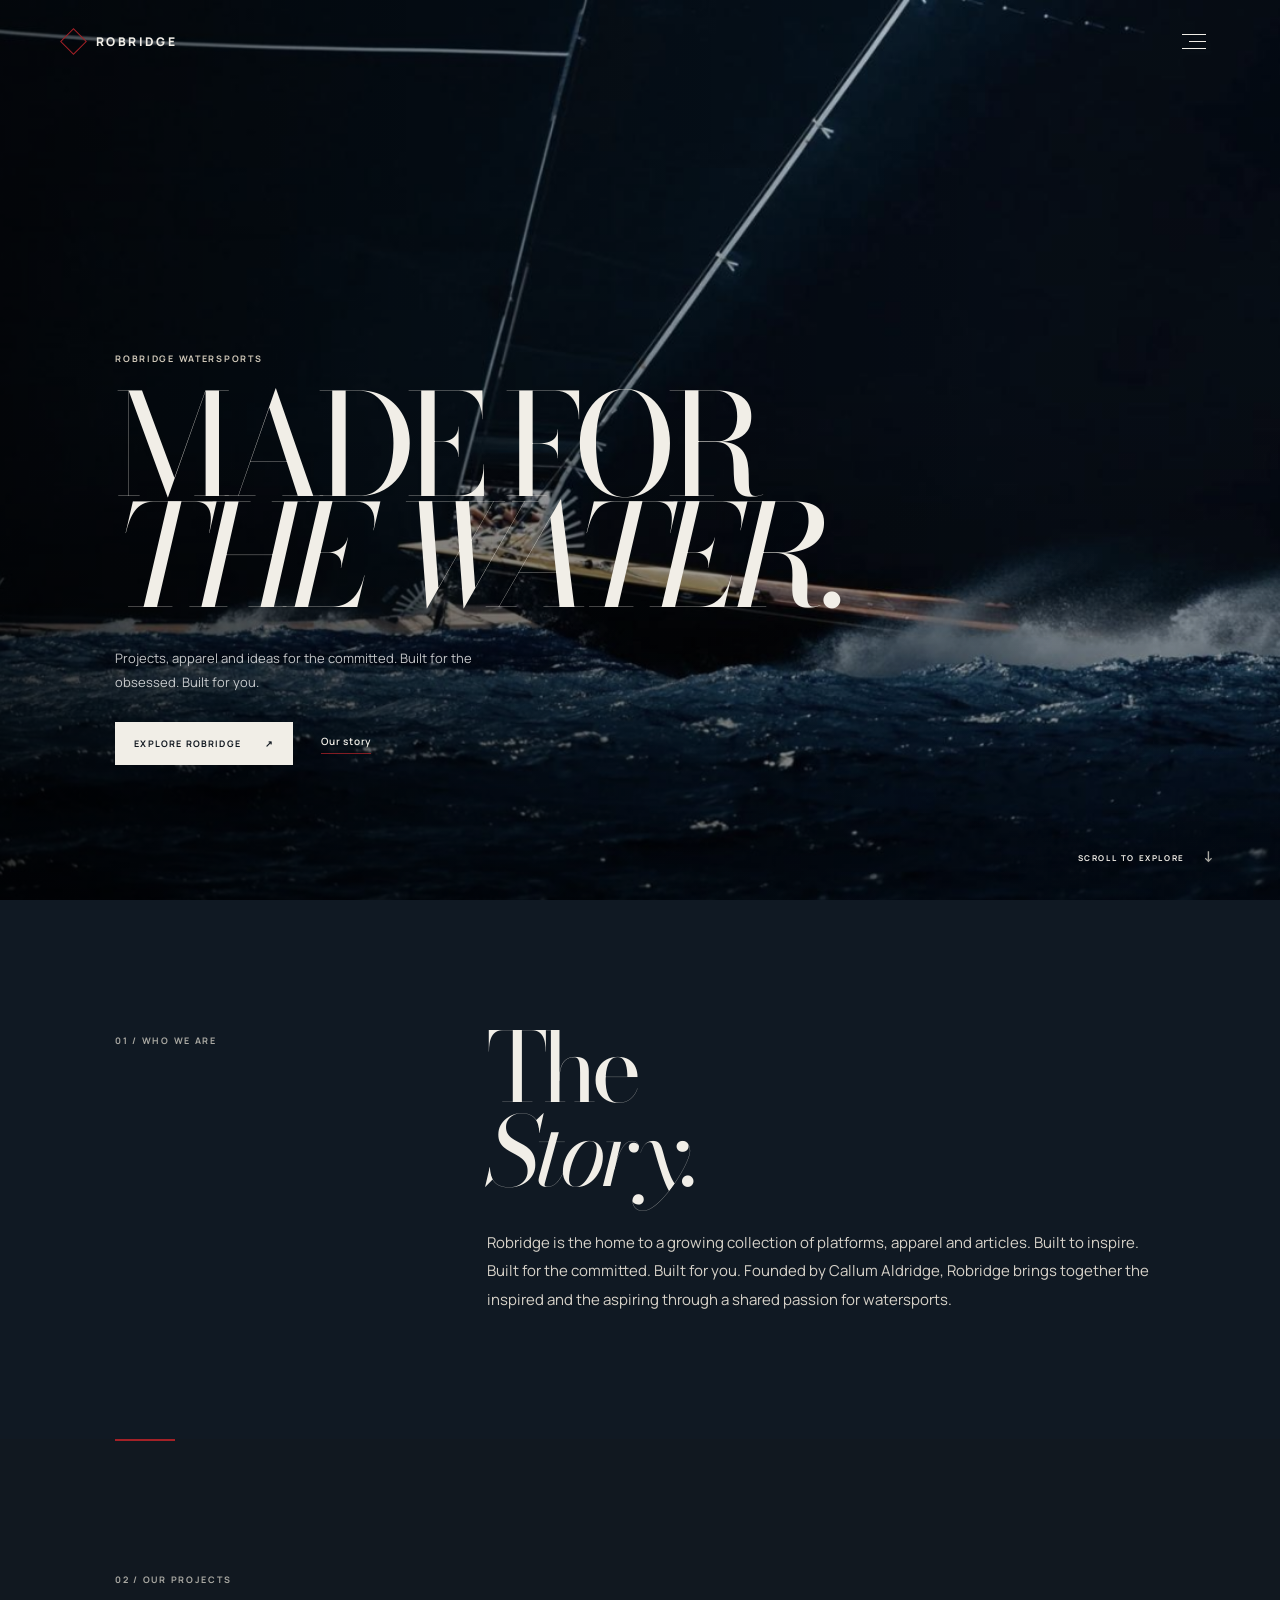
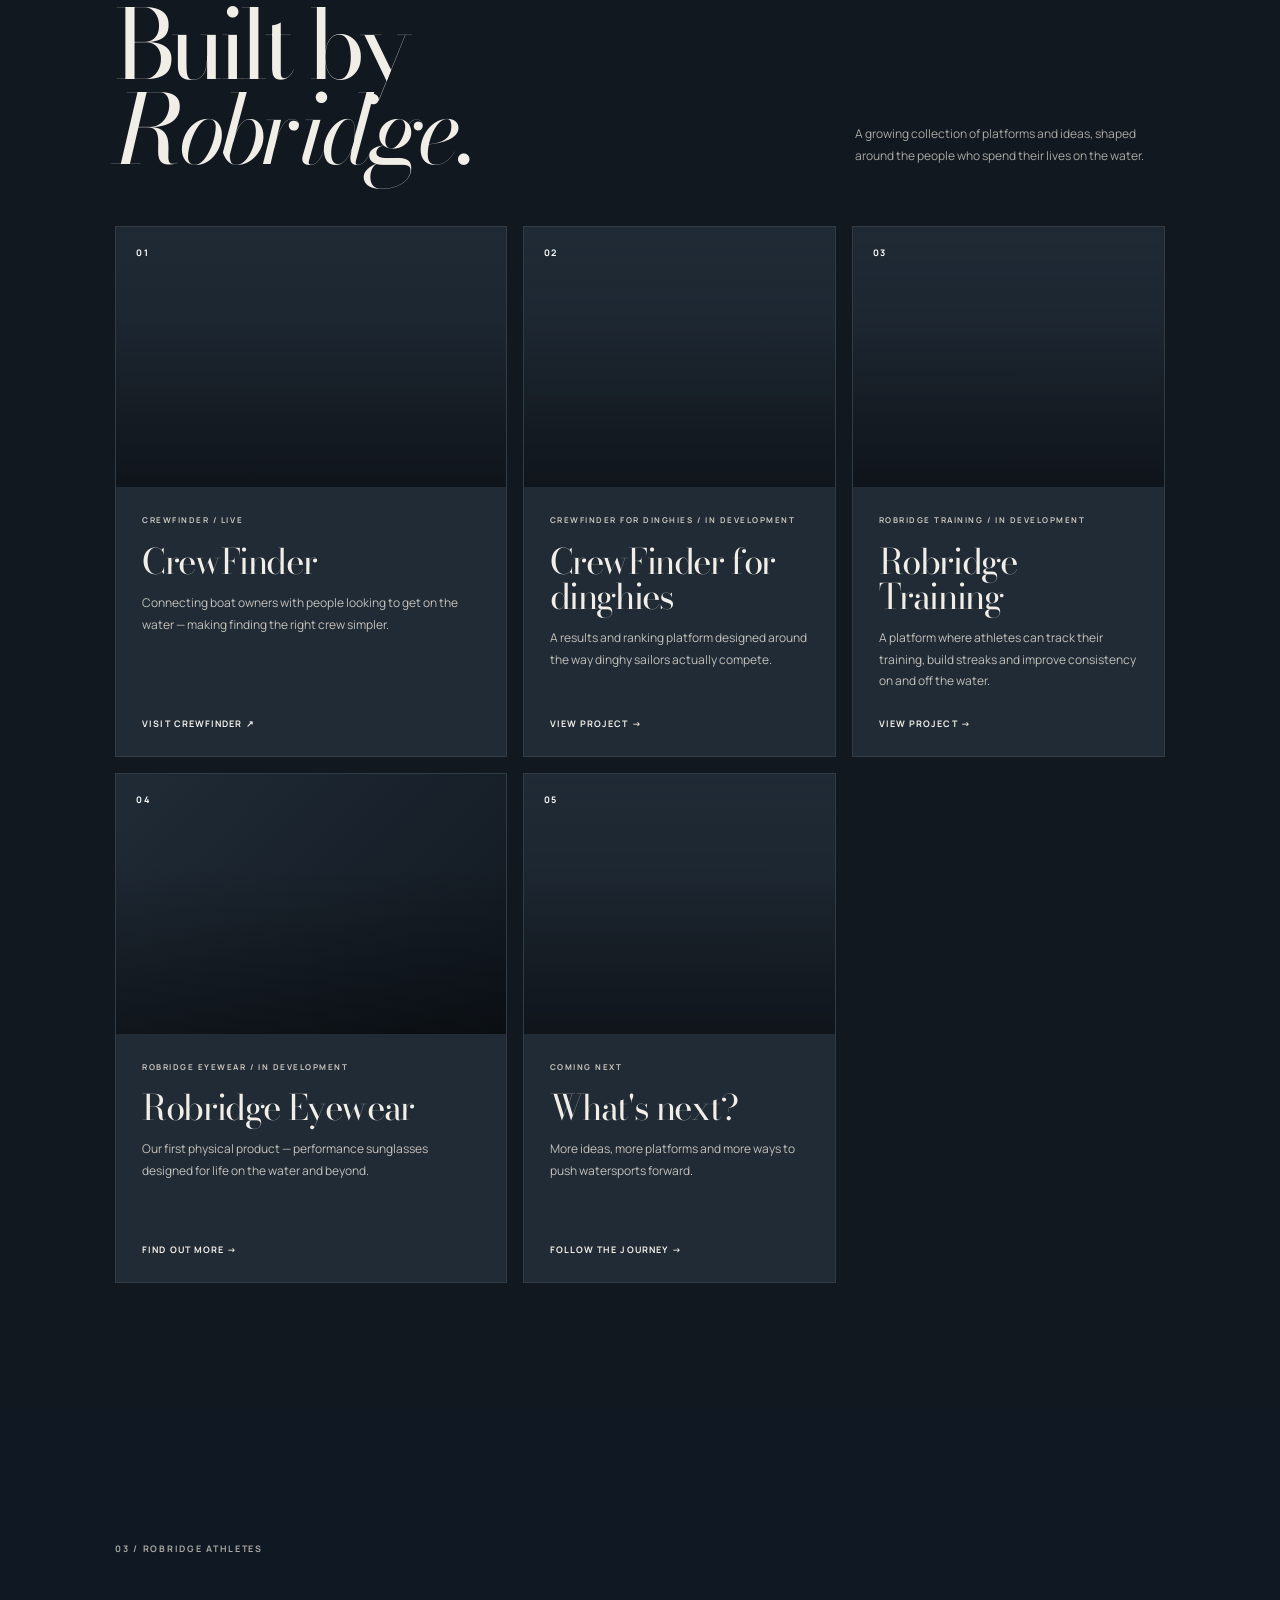
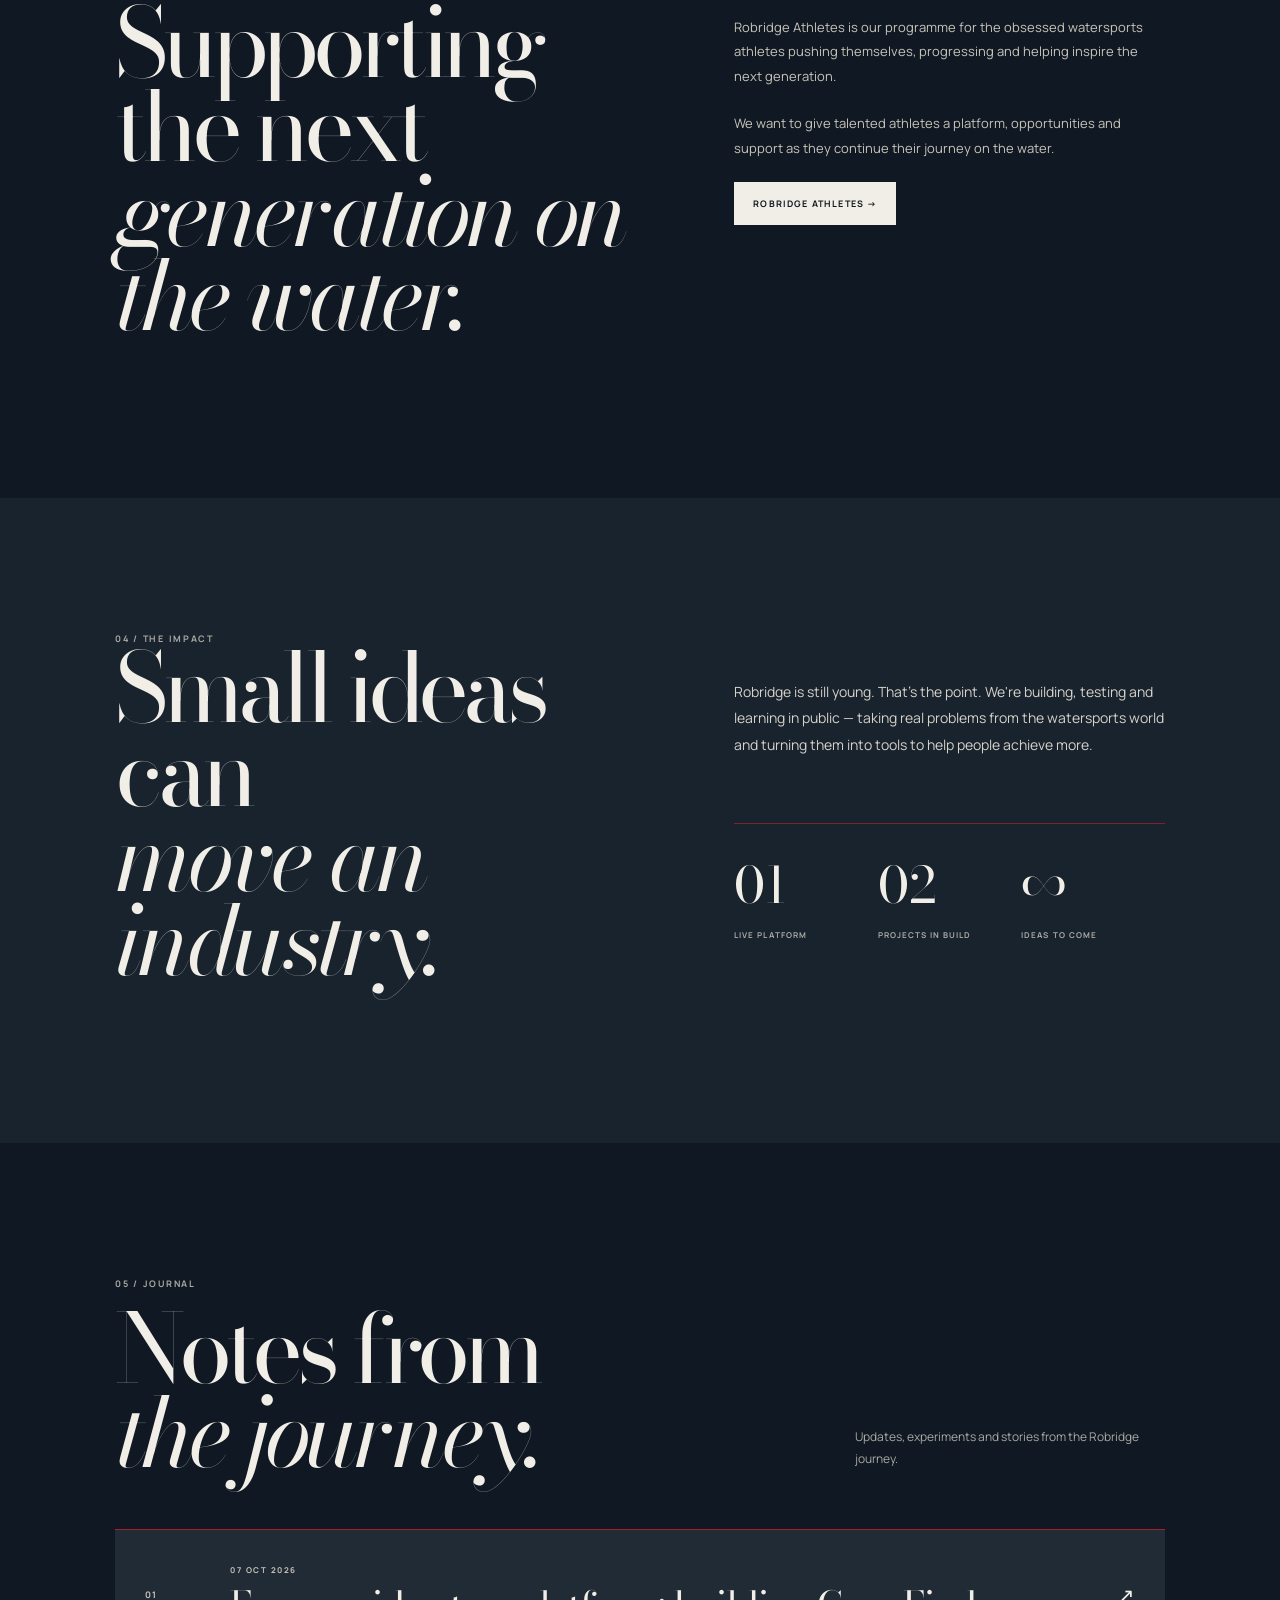
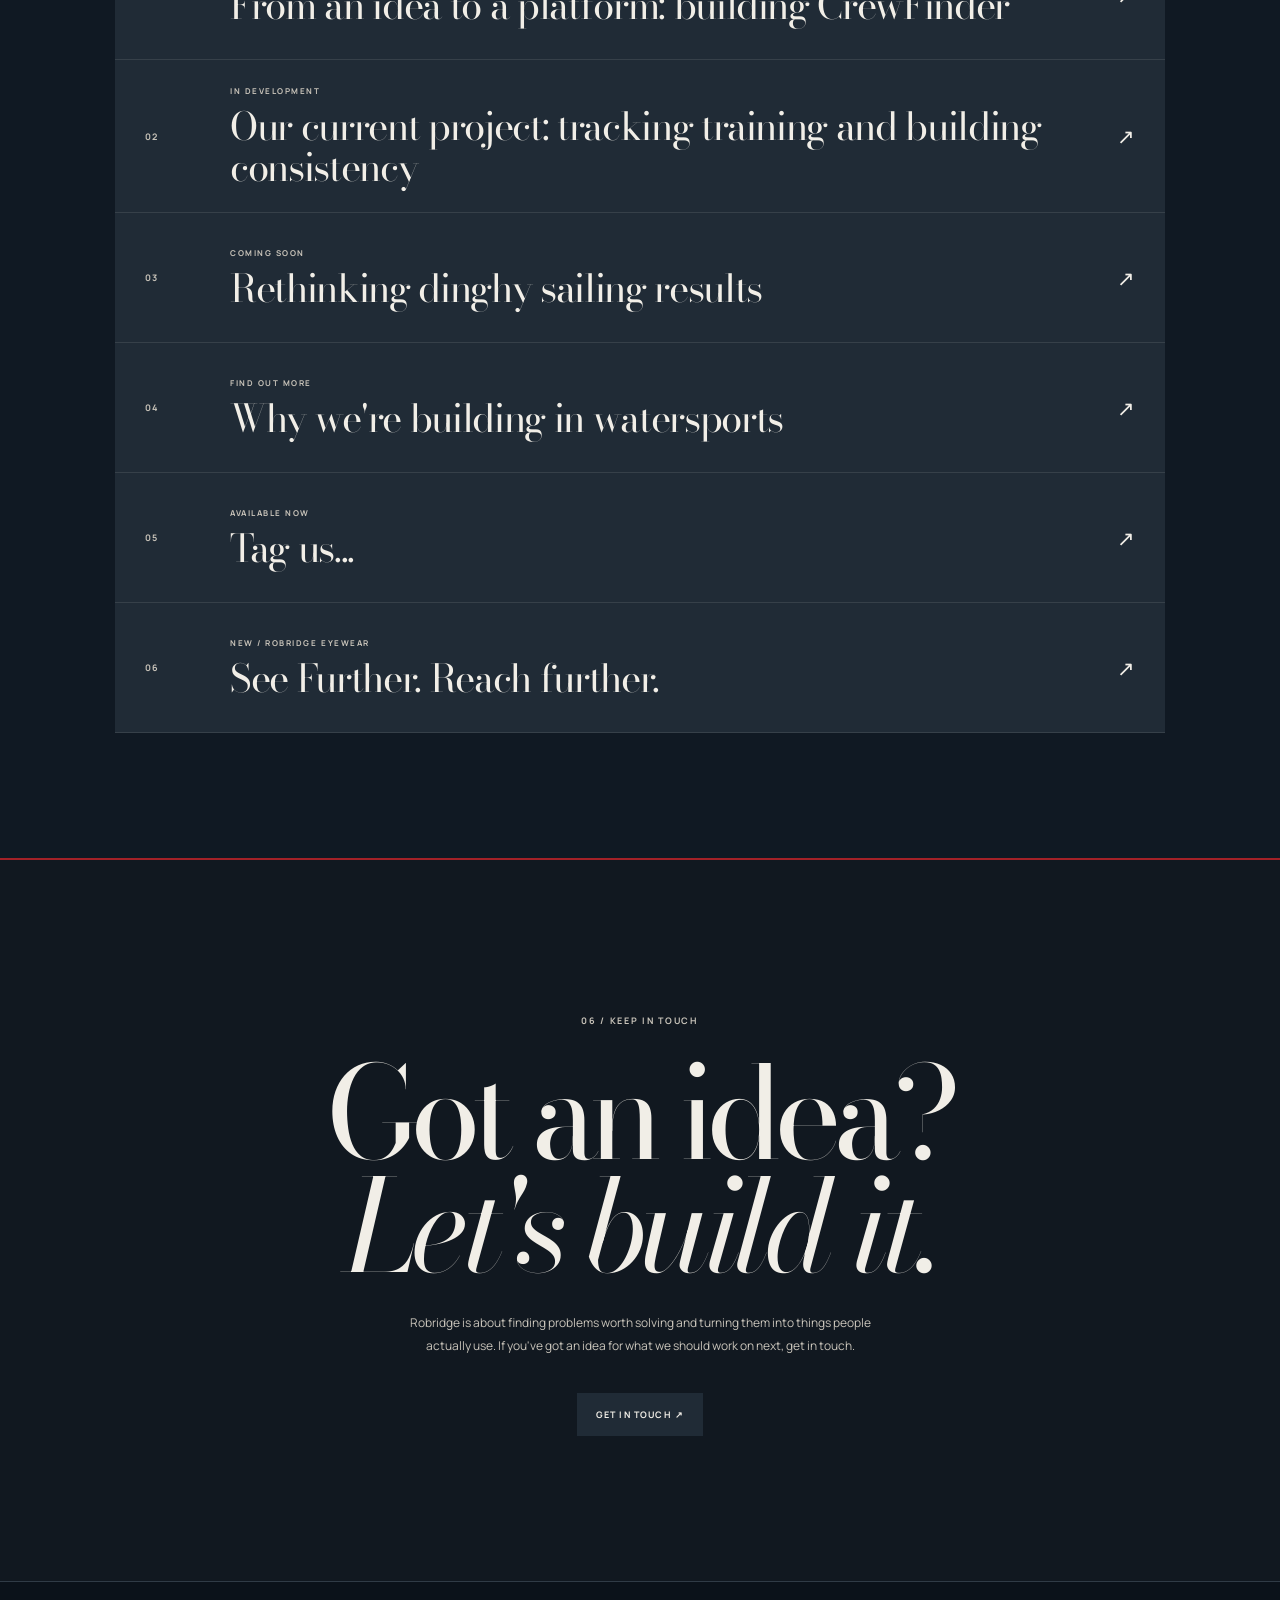
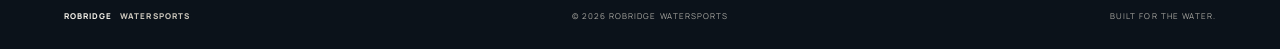
<file: index.html>
<!doctype html>
<html lang="en">
<head>
  <meta charset="UTF-8">
  <meta name="viewport" content="width=device-width, initial-scale=1.0">
  <meta name="description" content="Robridge Watersports — building platforms, apparel and ideas for the watersports world.">
  <title>Robridge — Built for the Water</title>

  <link rel="icon" type="image/png" href="favcon.png">
  <link rel="apple-touch-icon" href="apple-touch-icon.png.png">

  <link rel="preconnect" href="https://fonts.googleapis.com">
  <link rel="preconnect" href="https://fonts.gstatic.com" crossorigin>
  <link href="https://fonts.googleapis.com/css2?family=Bodoni+Moda:ital,opsz,wght@0,6..96,400;0,6..96,500;1,6..96,400;1,6..96,500&family=Manrope:wght@400;500;600;700;800&display=swap" rel="stylesheet">

  <link rel="stylesheet" href="styles.css">
</head>

<body>

  <div class="custom-cursor" aria-hidden="true">
    <span class="cursor-label"></span>
  </div>

  <header class="nav">
    <a class="brand" href="#top" aria-label="Robridge home">
      <span class="brand-mark"></span>
      <span>ROBRIDGE</span>
    </a>

    <button class="menu-toggle" aria-label="Open menu" aria-expanded="false">
      <span></span>
      <span></span>
      <span></span>
    </button>
  </header>

  <nav class="menu-overlay" aria-hidden="true">
    <div class="menu-inner">
      <div class="menu-heading">ROBRIDGE WATERSPORTS</div>

      <div class="menu-links">
        <a href="#about"><span>01</span> About</a>
        <a href="#projects"><span>02</span> Projects</a>
        <a href="#athletes"><span>03</span> Athletes</a>
        <a href="#impact"><span>04</span> Impact</a>
        <a href="#journal"><span>05</span> Journal</a>
        <a href="shop.html"><span>06</span> Apparel</a>
        <a href="#contact"><span>07</span> Contact</a>
      </div>

      <div class="menu-footer">
        <span>BUILT FOR THE WATER.</span>
        <span>© 2026 ROBRIDGE</span>
      </div>
    </div>
  </nav>

  <main id="top">

    <section class="hero">
      <img
        class="hero-video"
        src="Screenshot 2026-11-19 4.14.58 PM.png"
        alt=""
        fetchpriority="high"
      >

      <div class="hero-overlay"></div>

      <div class="hero-content">
        <p class="eyebrow">ROBRIDGE WATERSPORTS</p>

        <h1>
          MADE FOR<br>
          <em>THE WATER.</em>
        </h1>

        <p class="hero-copy">
          Projects, apparel and ideas for the committed.
          Built for the obsessed. Built for you.
        </p>

        <div class="hero-actions">
          <a class="button button-light" href="#projects">
            Explore Robridge <span>↗</span>
          </a>
          <a class="text-link" href="#about">Our story</a>
        </div>
      </div>

      <div class="scroll-hint">
        SCROLL TO EXPLORE <span>↓</span>
      </div>
    </section>

    <section id="about" class="intro section">
      <div class="section-label">01 / WHO WE ARE</div>

      <div>
        <h2>The<br><em>Story.</em></h2>

        <p class="lead">
          Robridge is the home to a growing collection of platforms,
          apparel and articles. Built to inspire. Built for the committed.
          Built for you. Founded by Callum Aldridge, Robridge brings
          together the inspired and the aspiring through a shared passion
          for watersports.
        </p>
      </div>
    </section>

    <section id="projects" class="projects section">
      <div class="section-head">
        <div>
          <div class="section-label">02 / OUR PROJECTS</div>
          <h2>Built by<br><em>Robridge.</em></h2>
        </div>

        <p>
          A growing collection of platforms and ideas, shaped around
          the people who spend their lives on the water.
        </p>
      </div>

      <div class="project-grid">

        <article class="project-card featured">
          <div class="project-image crewfinder-image">
            <span>01</span>
          </div>
          <div class="project-body">
            <div class="project-meta">CREWFINDER / LIVE</div>
            <h3>CrewFinder</h3>
            <p>
              Connecting boat owners with people looking to get on the water —
              making finding the right crew simpler.
            </p>
            <a href="https://crew-finder-roan.vercel.app/" target="_blank" rel="noopener">
              Visit CrewFinder ↗
            </a>
          </div>
        </article>

        <article class="project-card">
          <div class="project-image dinghy-image">
            <span>02</span>
          </div>
          <div class="project-body">
            <div class="project-meta">CREWFINDER FOR DINGHIES / IN DEVELOPMENT</div>
            <h3>CrewFinder for dinghies</h3>
            <p>
              A results and ranking platform designed around the way
              dinghy sailors actually compete.
            </p>
            <a href="#contact">View project →</a>
          </div>
        </article>

        <article class="project-card">
          <div class="project-image training-image">
            <span>03</span>
          </div>
          <div class="project-body">
            <div class="project-meta">ROBRIDGE TRAINING / IN DEVELOPMENT</div>
            <h3>Robridge Training</h3>
            <p>
              A platform where athletes can track their training,
              build streaks and improve consistency on and off the water.
            </p>
            <a href="#contact">View project →</a>
          </div>
        </article>

        <article class="project-card">
          <div class="project-image sunglasses-image">
            <span>04</span>
          </div>
          <div class="project-body">
            <div class="project-meta">ROBRIDGE EYEWEAR / IN DEVELOPMENT</div>
            <h3>Robridge Eyewear</h3>
            <p>
              Our first physical product — performance sunglasses
              designed for life on the water and beyond.
            </p>
            <a href="journal-sunglasses.html">Find out more →</a>
          </div>
        </article>

        <article class="project-card">
          <div class="project-image future-image">
            <span>05</span>
          </div>
          <div class="project-body">
            <div class="project-meta">COMING NEXT</div>
            <h3>What's next?</h3>
            <p>
              More ideas, more platforms and more ways to push
              watersports forward.
            </p>
            <a href="#contact">Follow the journey →</a>
          </div>
        </article>

      </div>
    </section>

    <section id="athletes" class="athletes section">
      <div class="athletes-inner">
        <div class="section-label">03 / ROBRIDGE ATHLETES</div>

        <div class="athletes-grid">
          <div>
            <h2>
              Supporting the next<br>
              <em>generation on the water.</em>
            </h2>
          </div>

          <div class="athletes-copy">
            <p>
              Robridge Athletes is our programme for the obsessed
              watersports athletes pushing themselves, progressing
              and helping inspire the next generation.
            </p>
            <p>
              We want to give talented athletes a platform,
              opportunities and support as they continue their
              journey on the water.
            </p>
            <a class="button button-light" href="athletes.html">
              Robridge Athletes →
            </a>
          </div>
        </div>
      </div>
    </section>

    <section id="impact" class="impact section">
      <div class="section-label">04 / THE IMPACT</div>

      <div class="impact-grid">
        <div>
          <h2>
            Small ideas can<br>
            <em>move an industry.</em>
          </h2>
        </div>

        <div class="impact-copy">
          <p>
            Robridge is still young. That's the point. We're building,
            testing and learning in public — taking real problems from
            the watersports world and turning them into tools to help
            people achieve more.
          </p>

          <div class="stats">
            <div>
              <strong>01</strong>
              <span>LIVE PLATFORM</span>
            </div>
            <div>
              <strong>02</strong>
              <span>PROJECTS IN BUILD</span>
            </div>
            <div>
              <strong>∞</strong>
              <span>IDEAS TO COME</span>
            </div>
          </div>
        </div>
      </div>
    </section>

    <section id="journal" class="journal section">
      <div class="section-head">
        <div>
          <div class="section-label">05 / JOURNAL</div>
          <h2>Notes from<br><em>the journey.</em></h2>
        </div>

        <p>
          Updates, experiments and stories from the Robridge journey.
        </p>
      </div>

      <div class="journal-list">

        <a class="journal-row" href="journal-crewfinder.html">
          <div class="journal-number">01</div>
          <div class="journal-info">
            <p class="article-date">07 OCT 2026</p>
            <h3>From an idea to a platform: building CrewFinder</h3>
          </div>
          <div class="journal-arrow">↗</div>
        </a>

        <a class="journal-row" href="journal-robridgetraining.html">
          <div class="journal-number">02</div>
          <div class="journal-info">
            <p class="article-date">IN DEVELOPMENT</p>
            <h3>Our current project: tracking training and building consistency</h3>
          </div>
          <div class="journal-arrow">↗</div>
        </a>

        <a class="journal-row" href="journal-dinghy-ranking.html">
          <div class="journal-number">03</div>
          <div class="journal-info">
            <p class="article-date">COMING SOON</p>
            <h3>Rethinking dinghy sailing results</h3>
          </div>
          <div class="journal-arrow">↗</div>
        </a>

        <a class="journal-row" href="journal-watersports.html">
          <div class="journal-number">04</div>
          <div class="journal-info">
            <p class="article-date">FIND OUT MORE</p>
            <h3>Why we're building in watersports</h3>
          </div>
          <div class="journal-arrow">↗</div>
        </a>

        <a class="journal-row" href="journal-tag-us.html">
          <div class="journal-number">05</div>
          <div class="journal-info">
            <p class="article-date">AVAILABLE NOW</p>
            <h3>Tag us...</h3>
          </div>
          <div class="journal-arrow">↗</div>
        </a>

        <a class="journal-row" href="journal-sunglasses.html">
          <div class="journal-number">06</div>
          <div class="journal-info">
            <p class="article-date">NEW / ROBRIDGE EYEWEAR</p>
            <h3>See Further. Reach further.</h3>
          </div>
          <div class="journal-arrow">↗</div>
        </a>

      </div>
    </section>

    <section id="contact" class="contact section">
      <div class="contact-inner">
        <div class="section-label">06 / KEEP IN TOUCH</div>

        <h2>
          Got an idea?<br>
          <em>Let's build it.</em>
        </h2>

        <p>
          Robridge is about finding problems worth solving and turning
          them into things people actually use. If you've got an idea
          for what we should work on next, get in touch.
        </p>

        <a class="button button-dark" href="mailto:robridgewatersports@gmail.com">
          Get in touch ↗
        </a>
      </div>
    </section>

  </main>

  <footer>
    <div class="footer-brand">ROBRIDGE<span>WATERSPORTS</span></div>
    <div>© 2026 Robridge Watersports</div>
    <div>Built for the water.</div>
  </footer>

  <script src="script.js"></script>
</body>
</html>
</file>
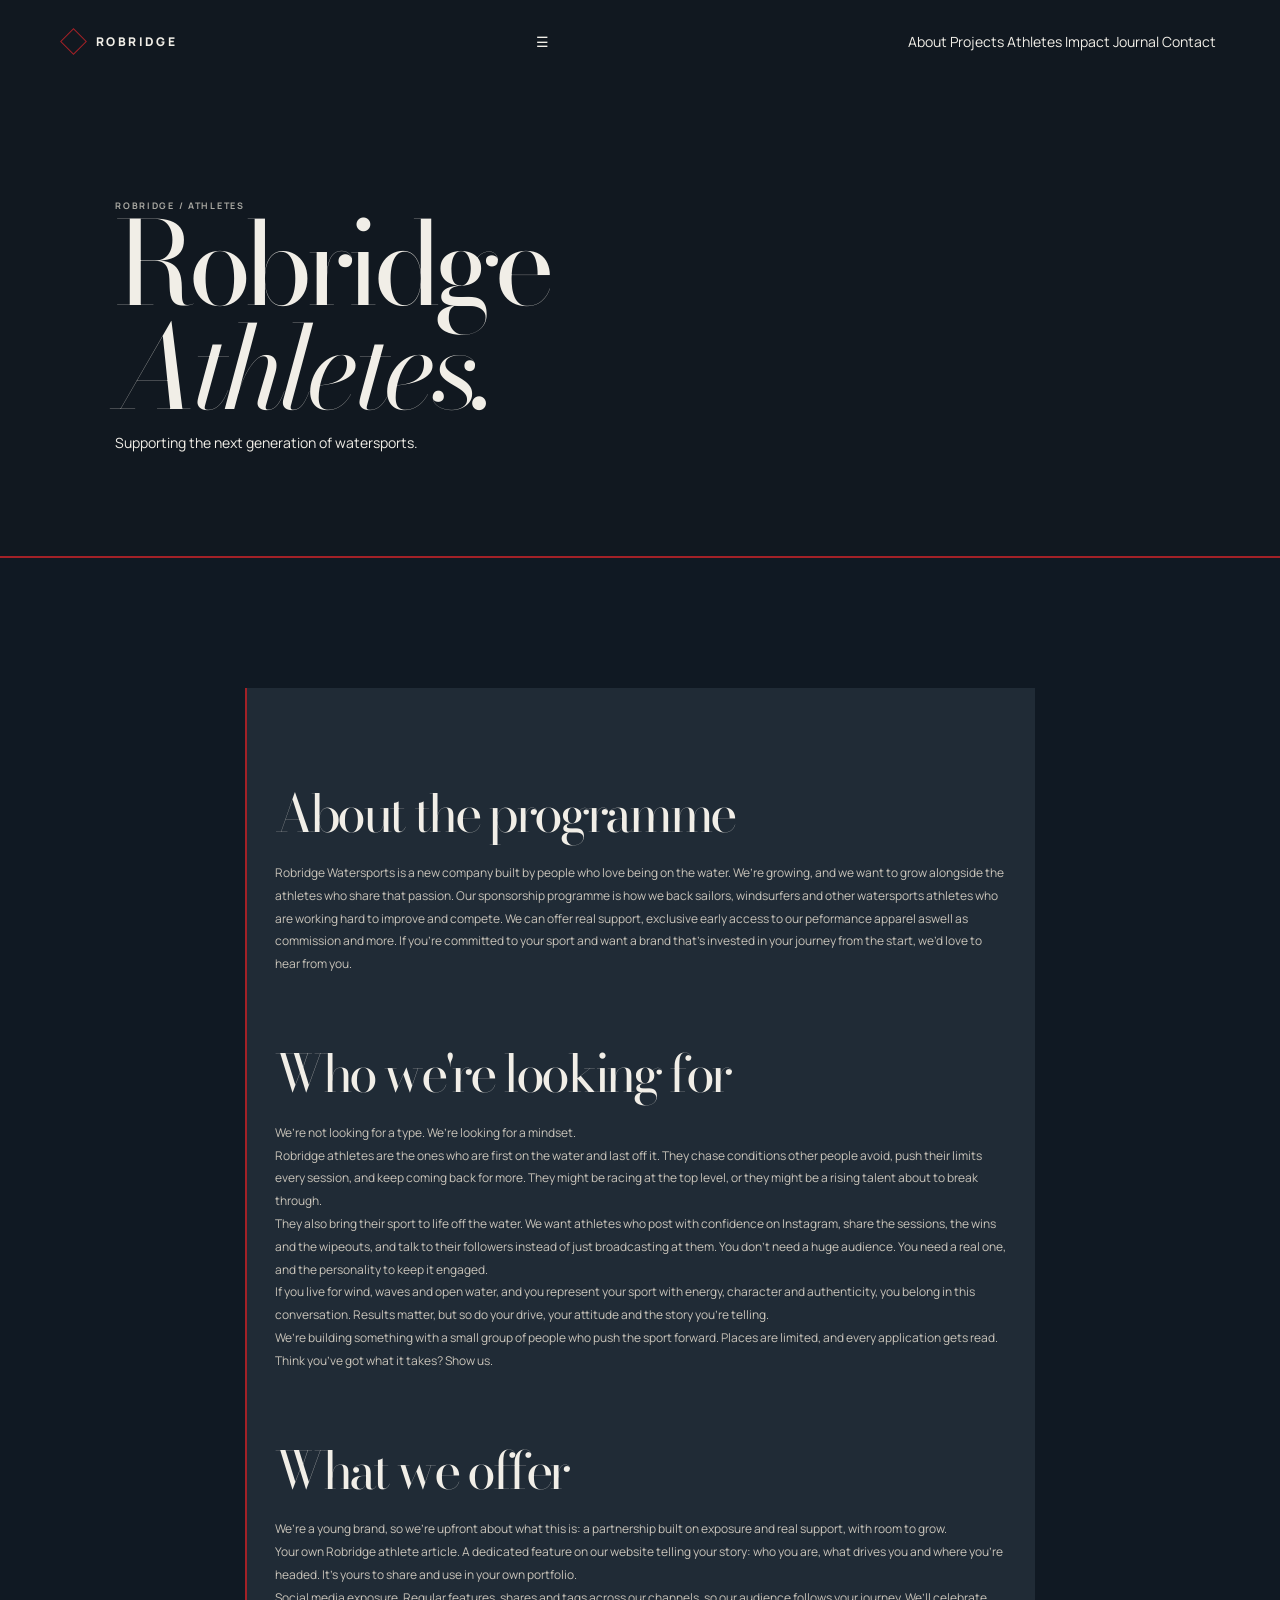
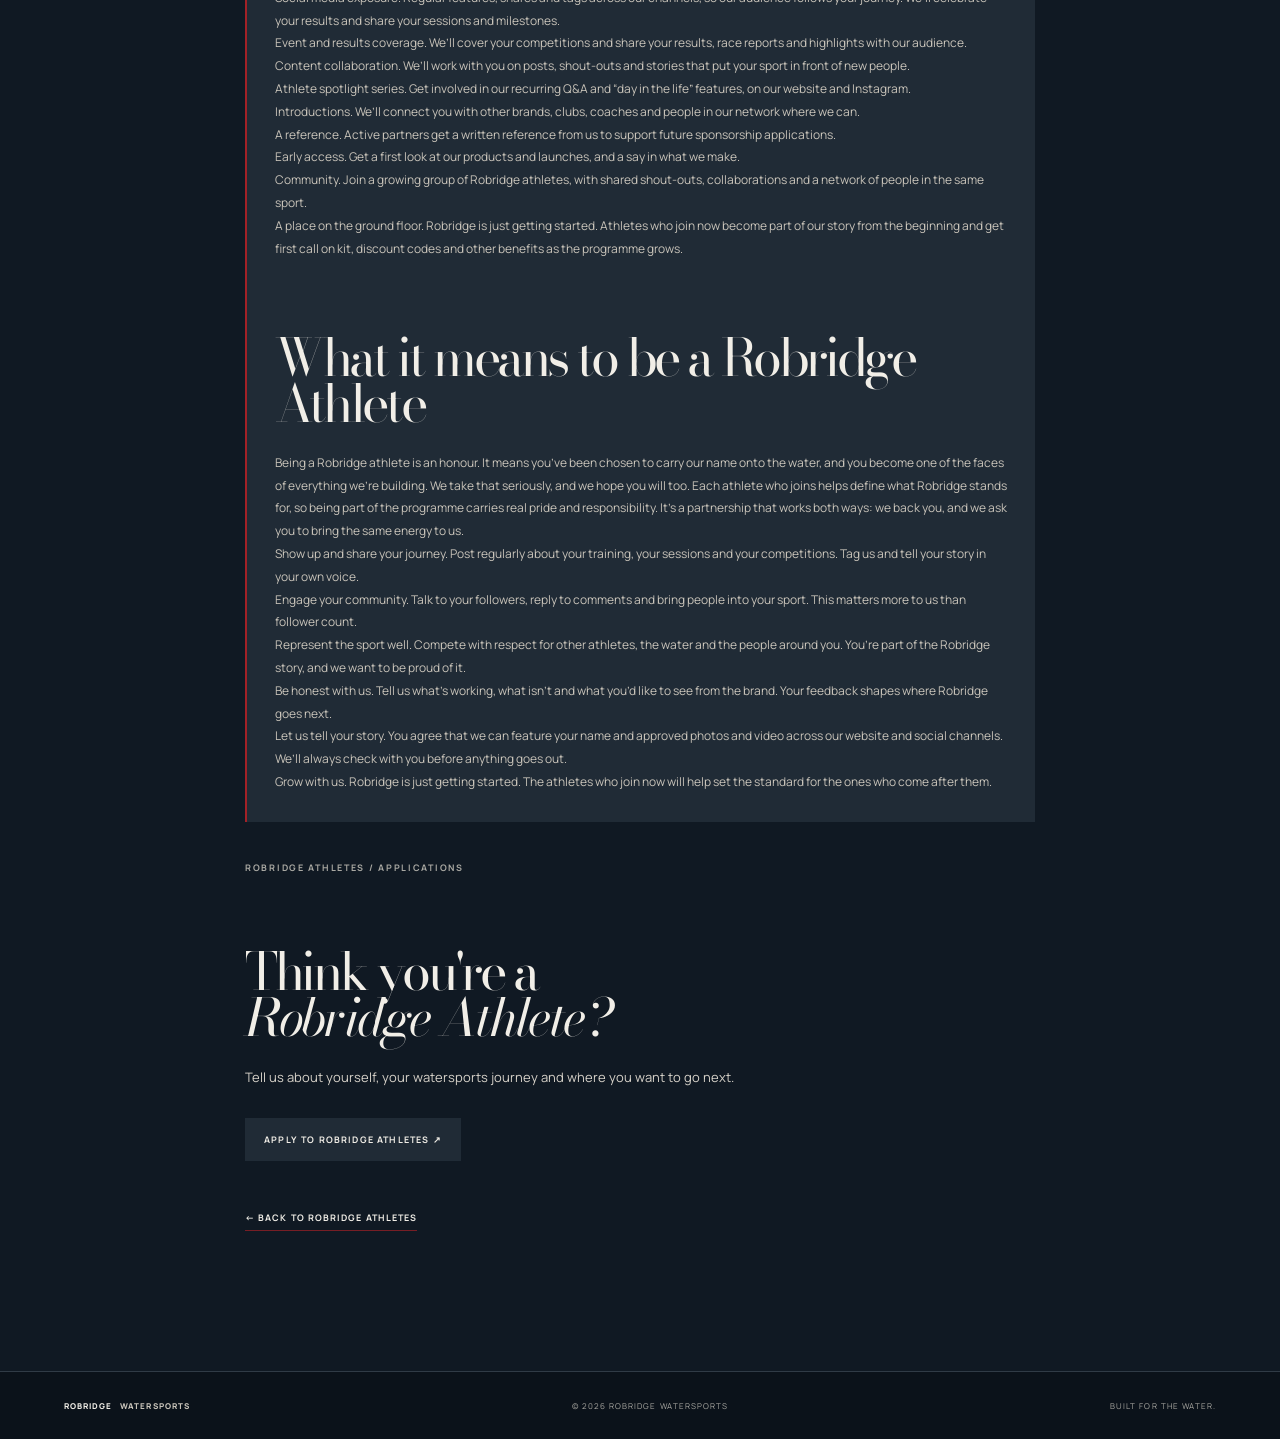
<file: athletes.html>
<!doctype html>
<html lang="en">
<head>

  <link rel="icon" type="image/png" href="favcon.png">
  <link rel="apple-touch-icon" href="apple-touch-icon.png">

  <meta charset="UTF-8">
  <meta name="viewport" content="width=device-width, initial-scale=1.0">

  <meta
    name="description"
    content="Robridge Athletes — supporting the next generation of watersports."
  >

  <title>Robridge Athletes</title>

  <link rel="preconnect" href="https://fonts.googleapis.com">
  <link rel="preconnect" href="https://fonts.gstatic.com" crossorigin>

  <link
    href="https://fonts.googleapis.com/css2?family=Inter:wght@400;500;600;700;800;900&display=swap"
    rel="stylesheet"
  >

  <link rel="stylesheet" href="styles.css">

</head>

<body>

<header class="nav">

  <a class="brand" href="index.html" aria-label="Robridge Watersports home">
    <span class="brand-mark"></span>
    <span>ROBRIDGE</span>
  </a>

  <button
    class="menu-toggle"
    aria-label="Open menu"
    aria-expanded="false"
  >
    ☰
  </button>

  <nav class="nav-links">
    <a href="index.html#about">About</a>
    <a href="index.html#projects">Projects</a>
    <a href="index.html#athletes">Athletes</a>
    <a href="index.html#impact">Impact</a>
    <a href="index.html#journal">Journal</a>
    <a class="nav-pill" href="index.html#contact">Contact</a>
  </nav>

</header>


<main class="article-page">

  <section class="article-hero">

    <div class="section-label">
      ROBRIDGE / ATHLETES
    </div>

    <h1>
      Robridge<br>
      <em>Athletes.</em>
    </h1>

    <p>
      Supporting the next generation of watersports.
    </p>

  </section>


  <article class="article-content">

    <div class="article-placeholder">

      <h2>About the programme</h2>

      <p>
       Robridge Watersports is a new company built by people who love being on the water. We’re growing, and we want to grow alongside the athletes who share that passion. Our sponsorship programme is how we back sailors, windsurfers and other watersports athletes who are working hard to improve and compete.

We can offer real support, exclusive early access to our peformance apparel aswell as commission and more. If you’re committed to your sport and want a brand that’s invested in your journey from the start, we’d love to hear from you.
      </p>


      <h2>Who we're looking for</h2>

<p> We’re not looking for a type. We’re looking for a mindset.</p>

<p> Robridge athletes are the ones who are first on the water and last off it. They chase conditions other people avoid, push their limits every session, and keep coming back for more. They might be racing at the top level, or they might be a rising talent about to break through.</p>

<p> They also bring their sport to life off the water. We want athletes who post with confidence on Instagram, share the sessions, the wins and the wipeouts, and talk to their followers instead of just broadcasting at them. You don’t need a huge audience. You need a real one, and the personality to keep it engaged.</p>

<p> If you live for wind, waves and open water, and you represent your sport with energy, character and authenticity, you belong in this conversation. Results matter, but so do your drive, your attitude and the story you’re telling.</p>

<p> We’re building something with a small group of people who push the sport forward. Places are limited, and every application gets read.</p>

<p> Think you’ve got what it takes? Show us.      </p>


      <h2>What we offer</h2>

<p> We’re a young brand, so we’re upfront about what this is: a partnership built on exposure and real support, with room to grow.</p>

<p>Your own Robridge athlete article. A dedicated feature on our website telling your story: who you are, what drives you and where you’re headed. It’s yours to share and use in your own portfolio.</p>

<p>Social media exposure. Regular features, shares and tags across our channels, so our audience follows your journey. We’ll celebrate your results and share your sessions and milestones.</p>

<p>Event and results coverage. We’ll cover your competitions and share your results, race reports and highlights with our audience.</p>

<p>Content collaboration. We’ll work with you on posts, shout-outs and stories that put your sport in front of new people.</p>

<p>Athlete spotlight series. Get involved in our recurring Q&A and “day in the life” features, on our website and Instagram.</p>

<p>Introductions. We’ll connect you with other brands, clubs, coaches and people in our network where we can.</p>

<p>A reference. Active partners get a written reference from us to support future sponsorship applications.</p>

<p>Early access. Get a first look at our products and launches, and a say in what we make.</p>

<p>Community. Join a growing group of Robridge athletes, with shared shout-outs, collaborations and a network of people in the same sport.</p>

<p>A place on the ground floor. Robridge is just getting started. Athletes who join now become part of our story from the beginning and get first call on kit, discount codes and other benefits as the programme grows.      </p>


      <h2>What it means to be a Robridge Athlete</h2>

<p>Being a Robridge athlete is an honour. It means you’ve been chosen to carry our name onto the water, and you become one of the faces of everything we’re building. We take that seriously, and we hope you will too. Each athlete who joins helps define what Robridge stands for, so being part of the programme carries real pride and responsibility. It’s a partnership that works both ways: we back you, and we ask you to bring the same energy to us.</p>

<p>Show up and share your journey. Post regularly about your training, your sessions and your competitions. Tag us and tell your story in your own voice.</p>

<p>Engage your community. Talk to your followers, reply to comments and bring people into your sport. This matters more to us than follower count.</p>

<p>Represent the sport well. Compete with respect for other athletes, the water and the people around you. You’re part of the Robridge story, and we want to be proud of it.</p>

<p>Be honest with us. Tell us what’s working, what isn’t and what you’d like to see from the brand. Your feedback shapes where Robridge goes next.</p>

<p>Let us tell your story. You agree that we can feature your name and approved photos and video across our website and social channels. We’ll always check with you before anything goes out.</p>

<p>Grow with us. Robridge is just getting started. The athletes who join now will help set the standard for the ones who come after them.      </p>

    </div>


    <div class="athlete-apply">

      <div class="section-label">
        ROBRIDGE ATHLETES / APPLICATIONS
      </div>

      <h2>
        Think you're a<br>
        <em>Robridge Athlete?</em>
      </h2>

      <p>
        Tell us about yourself, your watersports journey and where you want
        to go next.
      </p>

      <a
        class="button button-dark"
        href="mailto:callumianaldridge@gmail.com?subject=Robridge%20Athlete%20Programme%20Application"
      >
        Apply to Robridge Athletes ↗
      </a>

    </div>

    <a class="article-back" href="index.html#athletes">
      ← Back to Robridge Athletes
    </a>

  </article>

</main>


<footer>

  <div class="footer-brand">
    ROBRIDGE<span>WATERSPORTS</span>
  </div>

  <div>
    © 2026 Robridge Watersports
  </div>

  <div>
    Built for the water.
  </div>

</footer>


<script src="script.js"></script>

</body>
</html>
</file>
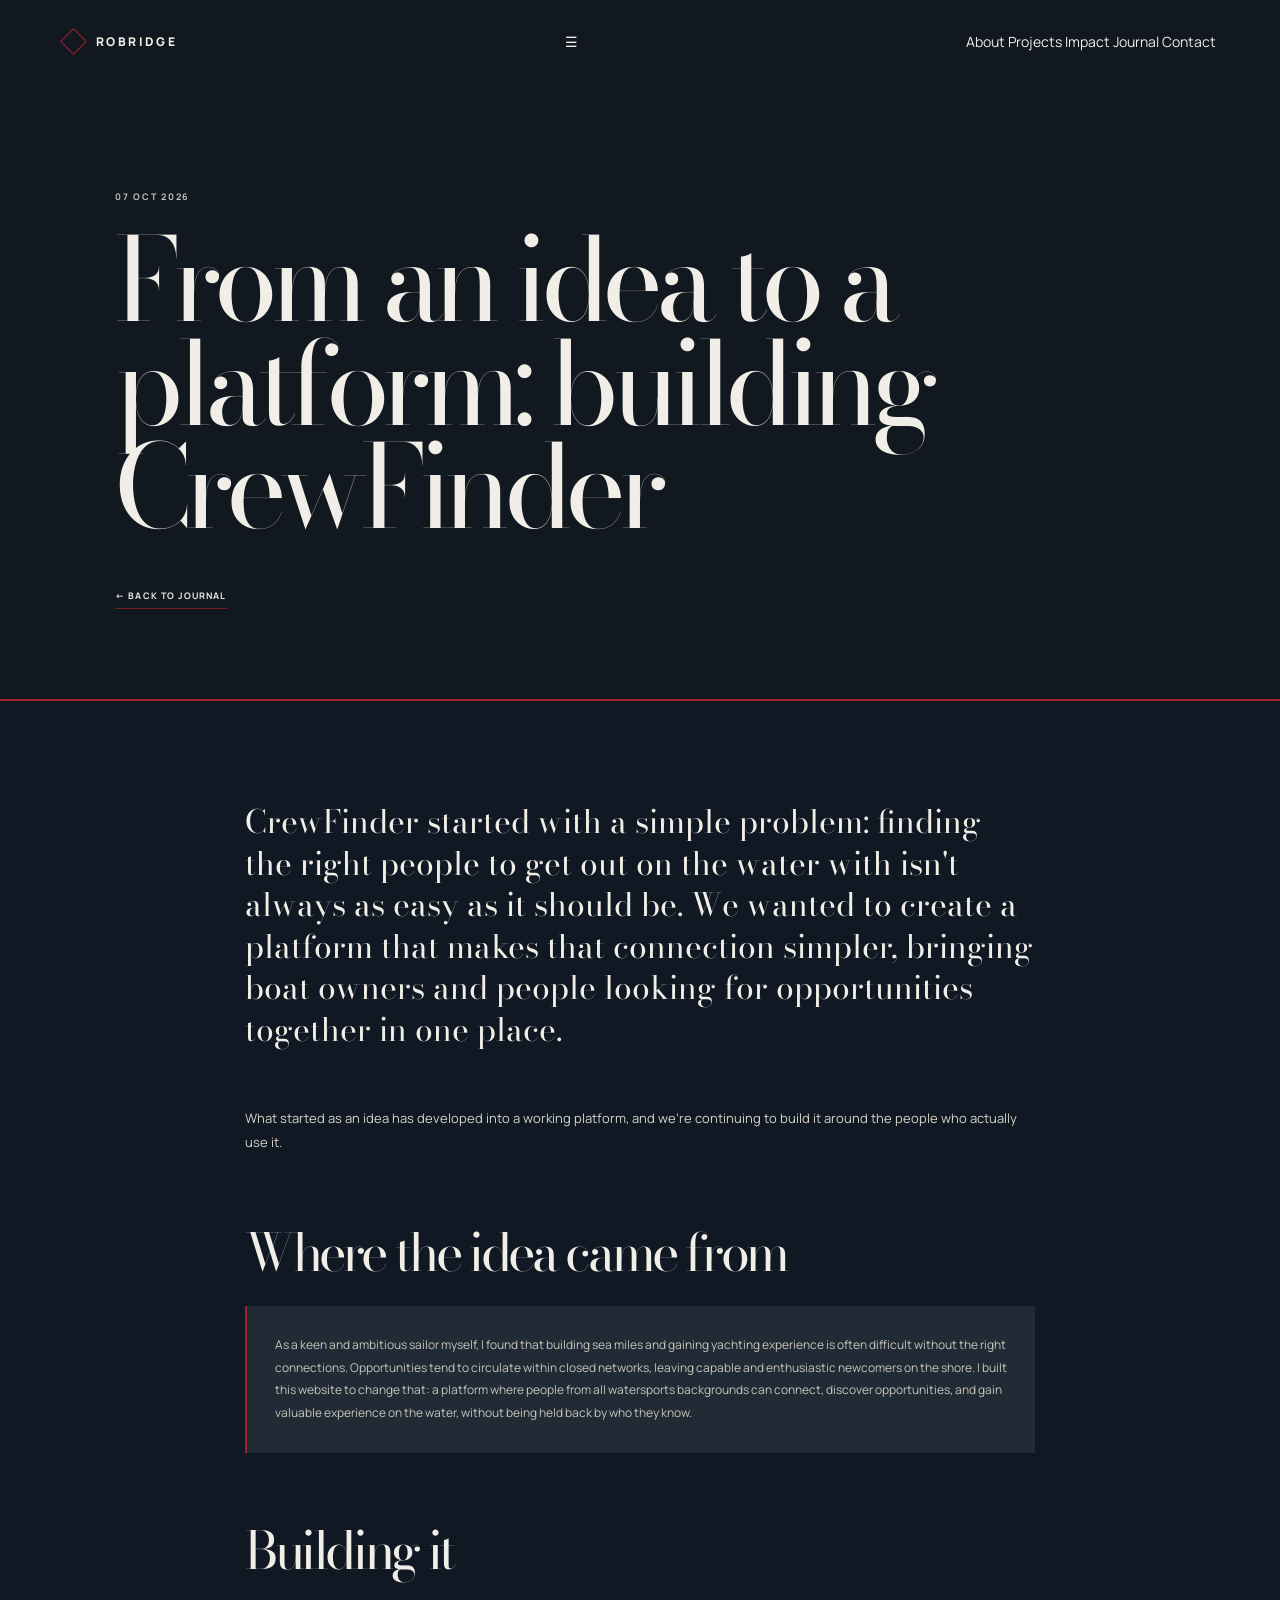
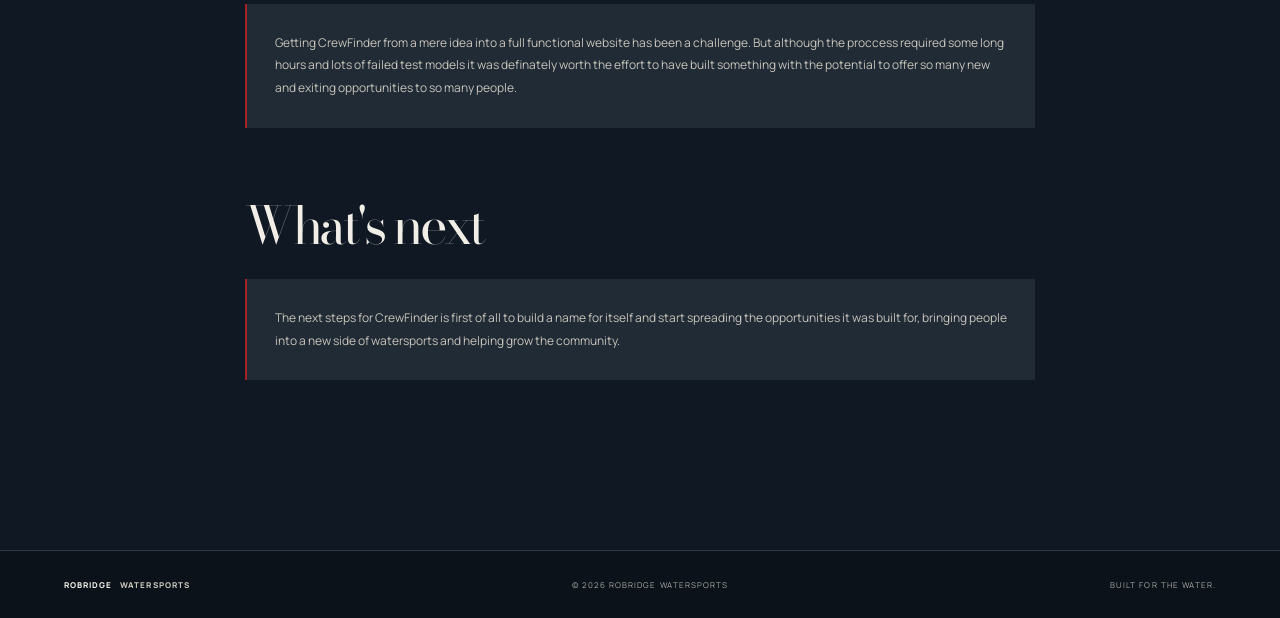
<file: journal-crewfinder.html>
<!doctype html>
<html lang="en">

<head>
  <meta charset="UTF-8">
  <meta name="viewport" content="width=device-width, initial-scale=1.0">

  <title>Building CrewFinder — Robridge Watersports</title>

  <link rel="preconnect" href="https://fonts.googleapis.com">
  <link rel="preconnect" href="https://fonts.gstatic.com" crossorigin>

  <link
    href="https://fonts.googleapis.com/css2?family=Inter:wght@400;500;600;700;800;900&display=swap"
    rel="stylesheet"
  >

  <link rel="stylesheet" href="styles.css">
</head>

<body class="article-page">

<header class="nav">

  <a class="brand" href="index.html#top">
    <span class="brand-mark"></span>
    <span>ROBRIDGE</span>
  </a>

  <button class="menu-toggle" aria-label="Open menu" aria-expanded="false">
    ☰
  </button>

  <nav class="nav-links">
    <a href="index.html#about">About</a>
    <a href="index.html#projects">Projects</a>
    <a href="index.html#impact">Impact</a>
    <a href="index.html#journal">Journal</a>
    <a class="nav-pill" href="index.html#contact">Contact</a>
  </nav>

</header>

<main>

  <section class="article-hero">

    <div class="article-hero-inner">

      <p class="article-date">
        07 OCT 2026
      </p>

      <h1>
        From an idea to a platform:
        building CrewFinder
      </h1>

      <a class="article-back" href="index.html#journal">
        ← Back to journal
      </a>

    </div>

  </section>


  <article class="article-content">

    <p class="article-intro">
      CrewFinder started with a simple problem: finding the right people
      to get out on the water with isn't always as easy as it should be.
      We wanted to create a platform that makes that connection simpler,
      bringing boat owners and people looking for opportunities together
      in one place.
    </p>

    <p>
      What started as an idea has developed into a working platform, and
      we're continuing to build it around the people who actually use it.
    </p>


    <h2>
      Where the idea came from
    </h2>

    <div class="article-placeholder">
      <p>
As a keen and ambitious sailor myself, I found that building sea miles and gaining yachting experience is often difficult without the right connections. Opportunities tend to circulate within closed networks, leaving capable and enthusiastic newcomers on the shore. I built this website to change that: a platform where people from all watersports backgrounds can connect, discover opportunities, and gain valuable experience on the water, without being held back by who they know.      </p>
    </div>


    <h2>
      Building it
    </h2>

    <div class="article-placeholder">
      <p>
Getting CrewFinder from a mere idea into a full functional website has been a challenge. But although the proccess required some long hours and lots of failed test models it was definately worth the effort to have built something with the potential to offer so many new and exiting opportunities to so many people.
      </p>
    </div>


    <h2>
      What's next
    </h2>

    <div class="article-placeholder">
      <p>
        The next steps for CrewFinder is first of all to build a name for itself and start spreading the opportunities it was built for, bringing people into a new side of watersports and helping grow the community.
      </p>
    </div>

  </article>

</main>


<footer>

  <div class="footer-brand">
    ROBRIDGE<span>WATERSPORTS</span>
  </div>

  <div>
    © 2026 Robridge Watersports
  </div>

  <div>
    Built for the water.
  </div>

</footer>

<script src="script.js"></script>

</body>
</html>
</file>
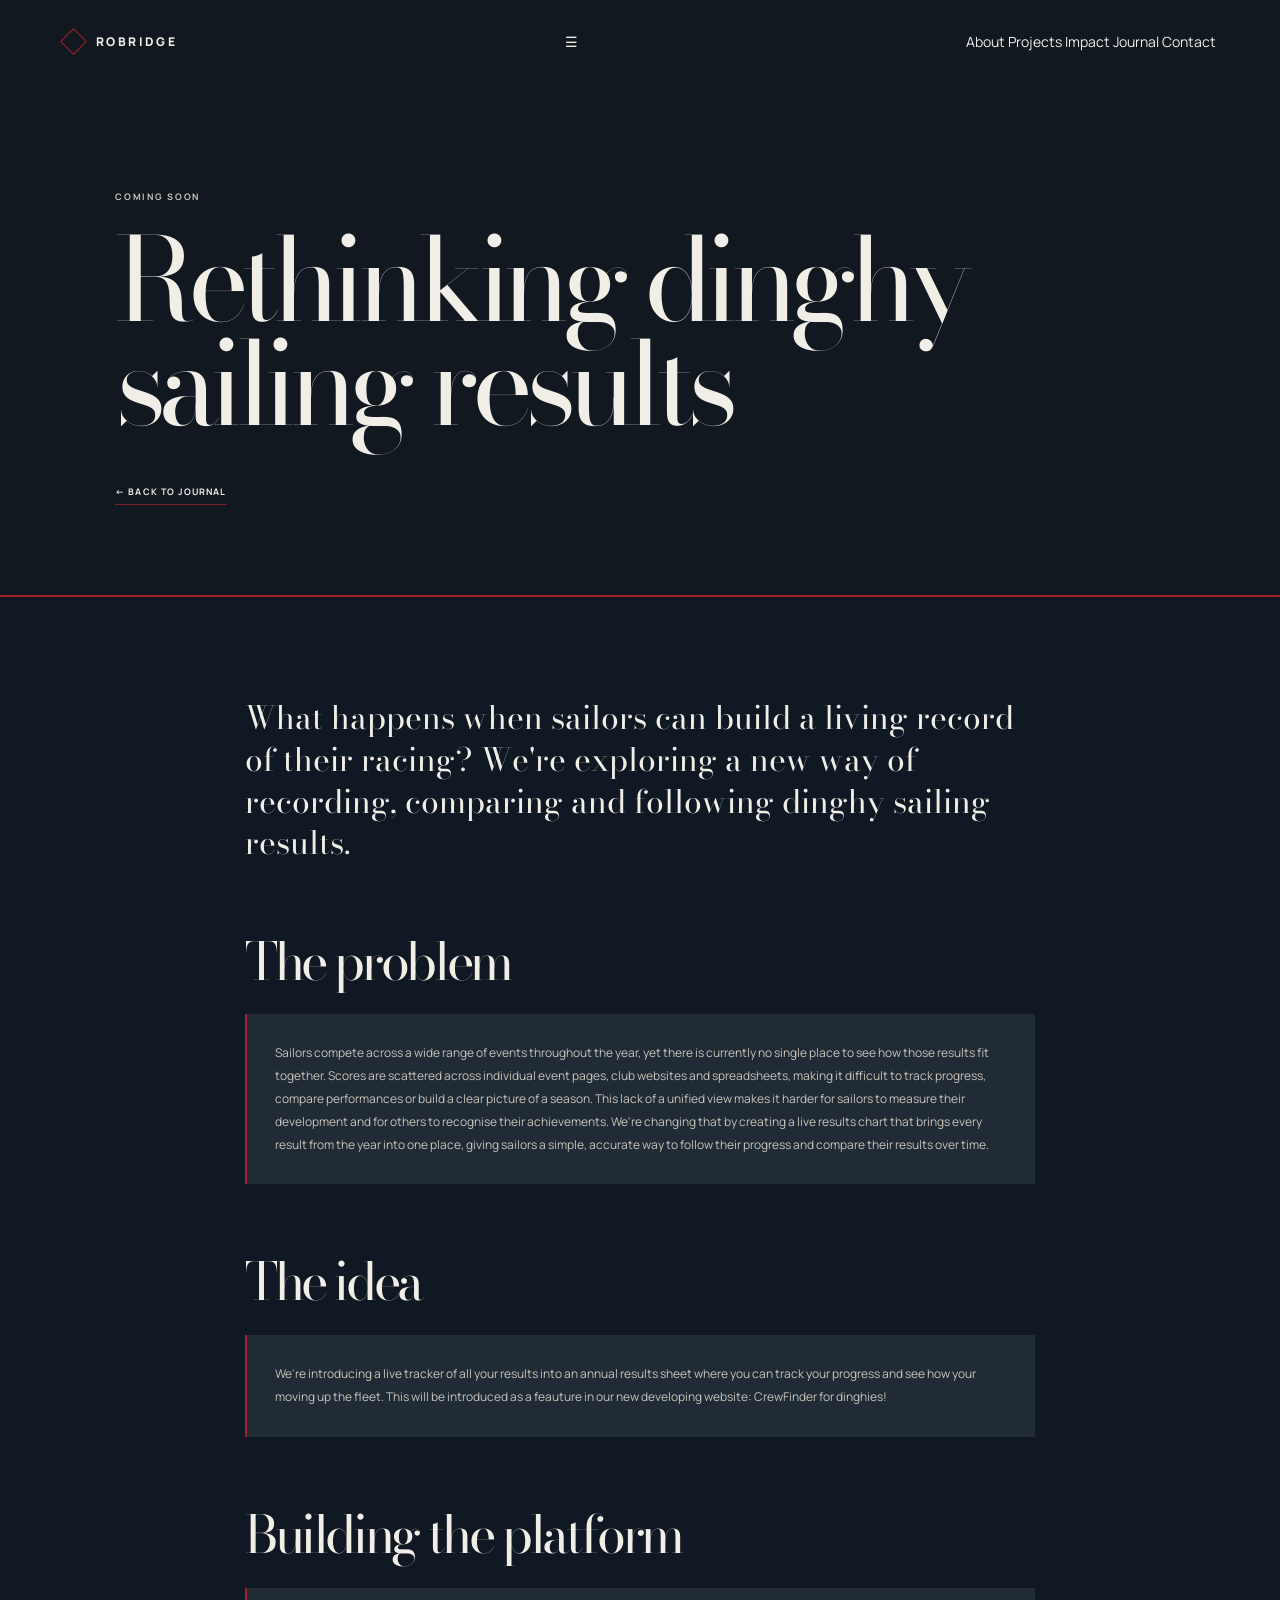
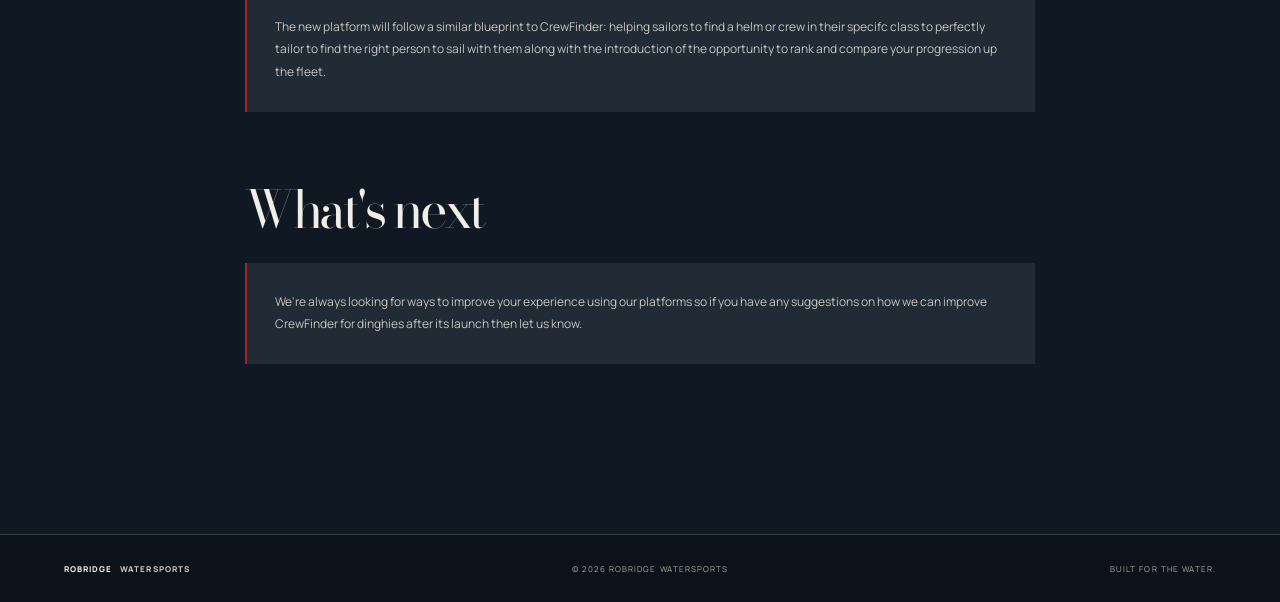
<file: journal-dinghy-ranking.html>
<!doctype html>
<html lang="en">

<head>
  <meta charset="UTF-8">
  <meta name="viewport" content="width=device-width, initial-scale=1.0">

  <title>Rethinking Dinghy Sailing Results — Robridge Watersports</title>

  <link rel="preconnect" href="https://fonts.googleapis.com">
  <link rel="preconnect" href="https://fonts.gstatic.com" crossorigin>

  <link
    href="https://fonts.googleapis.com/css2?family=Inter:wght@400;500;600;700;800;900&display=swap"
    rel="stylesheet"
  >

  <link rel="stylesheet" href="styles.css">
</head>

<body class="article-page">

<header class="nav">

  <a class="brand" href="index.html#top">
    <span class="brand-mark"></span>
    <span>ROBRIDGE</span>
  </a>

  <button class="menu-toggle" aria-label="Open menu" aria-expanded="false">
    ☰
  </button>

  <nav class="nav-links">
    <a href="index.html#about">About</a>
    <a href="index.html#projects">Projects</a>
    <a href="index.html#impact">Impact</a>
    <a href="index.html#journal">Journal</a>
    <a class="nav-pill" href="index.html#contact">Contact</a>
  </nav>

</header>

<main>

  <section class="article-hero">

    <div class="article-hero-inner">

      <p class="article-date">
        COMING SOON
      </p>

      <h1>
        Rethinking dinghy
        sailing results
      </h1>

      <a class="article-back" href="index.html#journal">
        ← Back to journal
      </a>

    </div>

  </section>


  <article class="article-content">

    <p class="article-intro">
      What happens when sailors can build a living record of their racing?
      We're exploring a new way of recording, comparing and following
      dinghy sailing results.
    </p>


    <h2>
      The problem
    </h2>

    <div class="article-placeholder">
      <p>
        Sailors compete across a wide range of events throughout the year, yet there is currently no single place to see how those results fit together. Scores are scattered across individual event pages, club websites and spreadsheets, making it difficult to track progress, compare performances or build a clear picture of a season. This lack of a unified view makes it harder for sailors to measure their development and for others to recognise their achievements. We're changing that by creating a live results chart that brings every result from the year into one place, giving sailors a simple, accurate way to follow their progress and compare their results over time.
      </p>
    </div>


    <h2>
      The idea
    </h2>

    <div class="article-placeholder">
      <p>
        We're introducing a live tracker of all your results into an annual results sheet where you can track your progress and see how your moving up the fleet. This will be introduced as a feauture in our new developing website: CrewFinder for dinghies!
      </p>
    </div>


    <h2>
      Building the platform
    </h2>

    <div class="article-placeholder">
      <p>
        The new platform will follow a similar blueprint to CrewFinder: helping sailors to find a helm or crew in their specifc class to perfectly tailor to find the right person to sail with them along with the introduction of the opportunity to rank and compare your progression up the fleet.
      </p>
    </div>


    <h2>
      What's next
    </h2>

    <div class="article-placeholder">
      <p>
       We're always looking for ways to improve your experience using our platforms so if you have any suggestions on how we can improve CrewFinder for dinghies after its launch then let us know.
      </p>
    </div>

  </article>

</main>


<footer>

  <div class="footer-brand">
    ROBRIDGE<span>WATERSPORTS</span>
  </div>

  <div>
    © 2026 Robridge Watersports
  </div>

  <div>
    Built for the water.
  </div>

</footer>

<script src="script.js"></script>

</body>
</html>
</file>
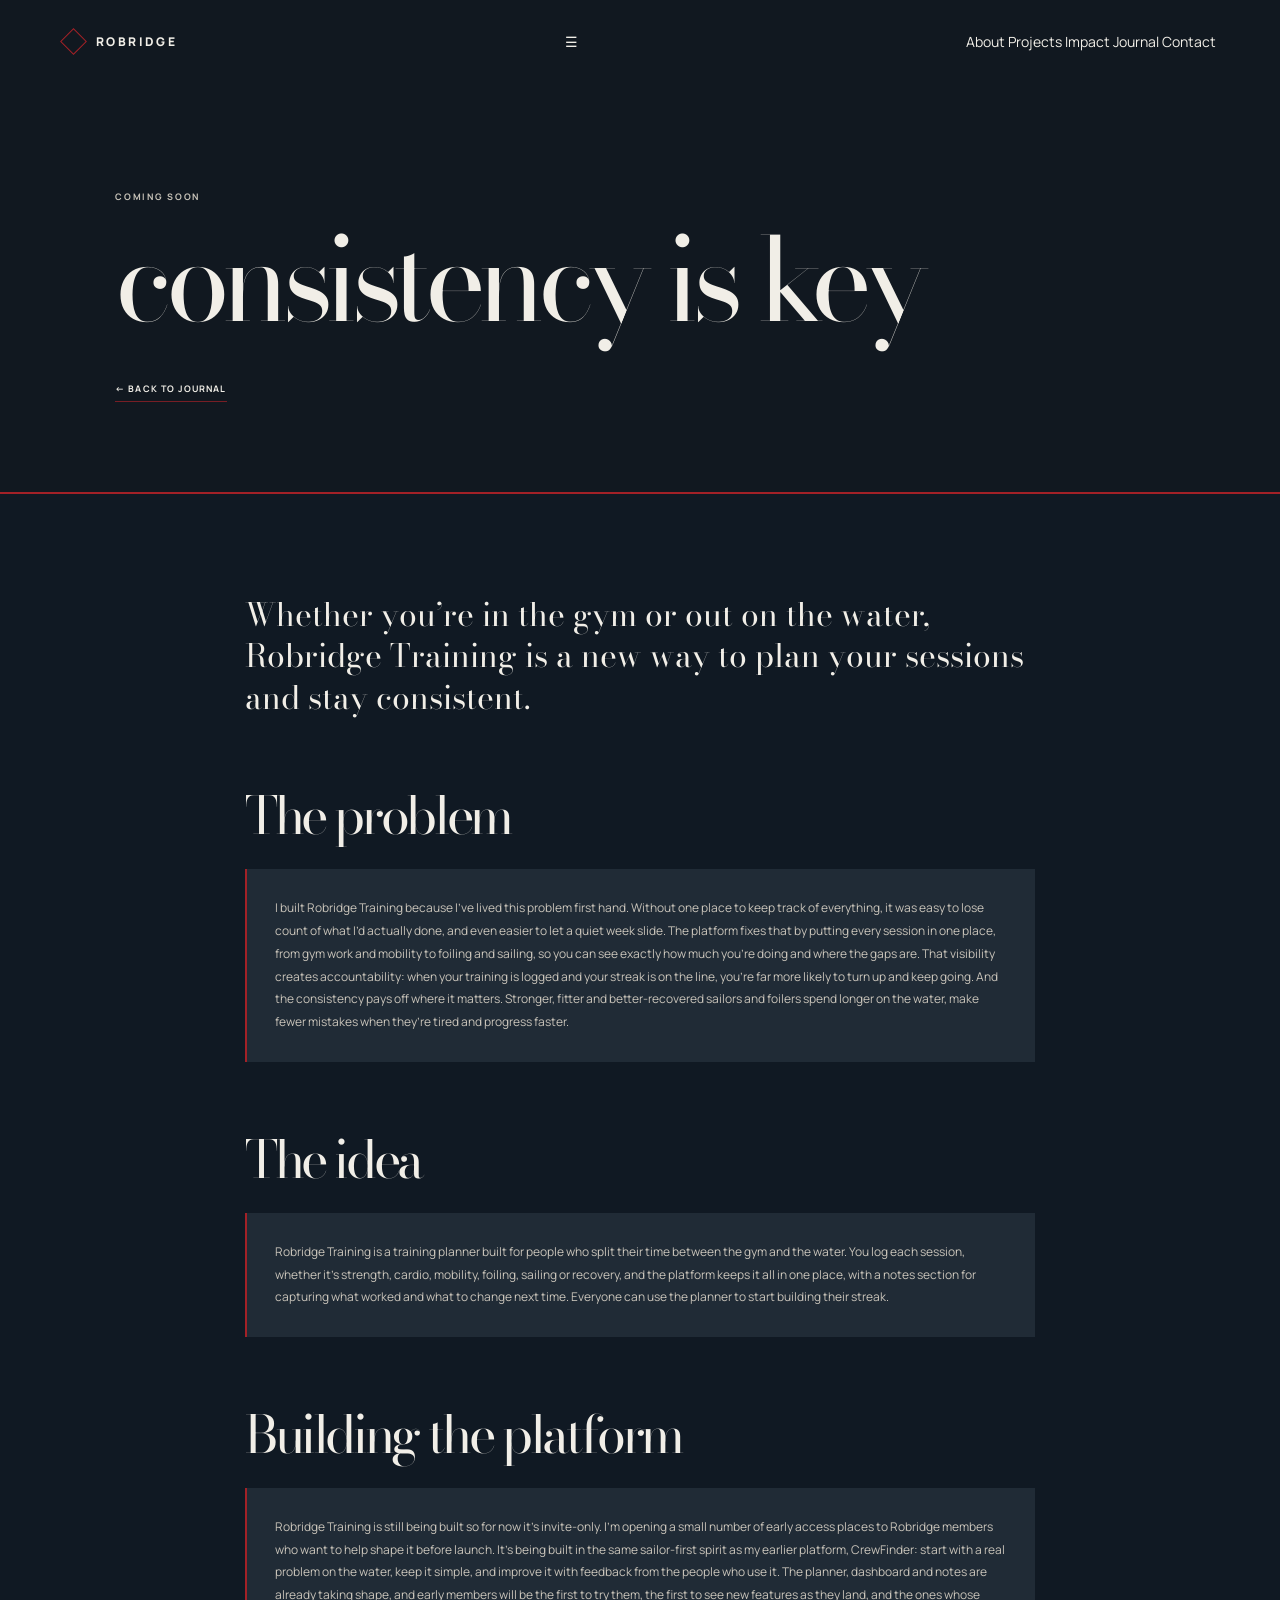
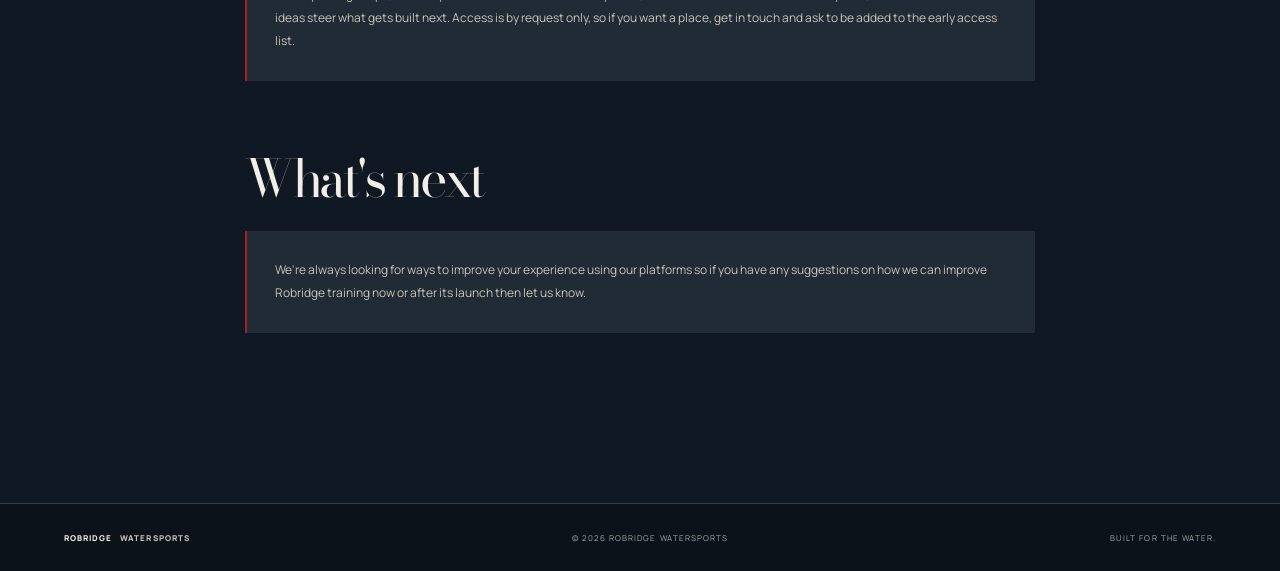
<file: journal-robridgetraining.html>
<!doctype html>
<html lang="en">

<head>
  <meta charset="UTF-8">
  <meta name="viewport" content="width=device-width, initial-scale=1.0">

  <title>Train Smarter on Land and Water: Robridge Training Is Coming Soon</title>

  <link rel="preconnect" href="https://fonts.googleapis.com">
  <link rel="preconnect" href="https://fonts.gstatic.com" crossorigin>

  <link
    href="https://fonts.googleapis.com/css2?family=Inter:wght@400;500;600;700;800;900&display=swap"
    rel="stylesheet"
  >

  <link rel="stylesheet" href="styles.css">
</head>

<body class="article-page">

<header class="nav">

  <a class="brand" href="index.html#top">
    <span class="brand-mark"></span>
    <span>ROBRIDGE</span>
  </a>

  <button class="menu-toggle" aria-label="Open menu" aria-expanded="false">
    ☰
  </button>

  <nav class="nav-links">
    <a href="index.html#about">About</a>
    <a href="index.html#projects">Projects</a>
    <a href="index.html#impact">Impact</a>
    <a href="index.html#journal">Journal</a>
    <a class="nav-pill" href="index.html#contact">Contact</a>
  </nav>

</header>

<main>

  <section class="article-hero">

    <div class="article-hero-inner">

      <p class="article-date">
        COMING SOON
      </p>

      <h1>
        consistency is key
      </h1>

      <a class="article-back" href="index.html#journal">
        ← Back to journal
      </a>

    </div>

  </section>


  <article class="article-content">

    <p class="article-intro">
      Whether you’re in the gym or out on the water, Robridge Training is a new way to plan your sessions and stay consistent.
    </p>


    <h2>
      The problem
    </h2>

    <div class="article-placeholder">
      <p>
I built Robridge Training because I’ve lived this problem first hand. Without one place to keep track of everything, it was easy to lose count of what I’d actually done, and even easier to let a quiet week slide. The platform fixes that by putting every session in one place, from gym work and mobility to foiling and sailing, so you can see exactly how much you’re doing and where the gaps are. That visibility creates accountability: when your training is logged and your streak is on the line, you’re far more likely to turn up and keep going. And the consistency pays off where it matters. Stronger, fitter and better-recovered sailors and foilers spend longer on the water, make fewer mistakes when they’re tired and progress faster.      </p>
    </div>


    <h2>
      The idea
    </h2>

    <div class="article-placeholder">
      <p>
Robridge Training is a training planner built for people who split their time between the gym and the water. You log each session, whether it’s strength, cardio, mobility, foiling, sailing or recovery, and the platform keeps it all in one place, with a notes section for capturing what worked and what to change next time. Everyone can use the planner to start building their streak.      </p>
    </div>


    <h2>
      Building the platform
    </h2>

    <div class="article-placeholder">
      <p>
Robridge Training is still being built so for now it’s invite-only. I’m opening a small number of early access places to Robridge members who want to help shape it before launch. It’s being built in the same sailor-first spirit as my earlier platform, CrewFinder: start with a real problem on the water, keep it simple, and improve it with feedback from the people who use it. The planner, dashboard and notes are already taking shape, and early members will be the first to try them, the first to see new features as they land, and the ones whose ideas steer what gets built next. Access is by request only, so if you want a place, get in touch and ask to be added to the early access list.      </p>
    </div>


    <h2>
      What's next
    </h2>

    <div class="article-placeholder">
      <p>
       We're always looking for ways to improve your experience using our platforms so if you have any suggestions on how we can improve Robridge training now or after its launch then let us know.
      </p>
    </div>

  </article>

</main>


<footer>

  <div class="footer-brand">
    ROBRIDGE<span>WATERSPORTS</span>
  </div>

  <div>
    © 2026 Robridge Watersports
  </div>

  <div>
    Built for the water.
  </div>

</footer>

<script src="script.js"></script>

</body>
</html>
</file>
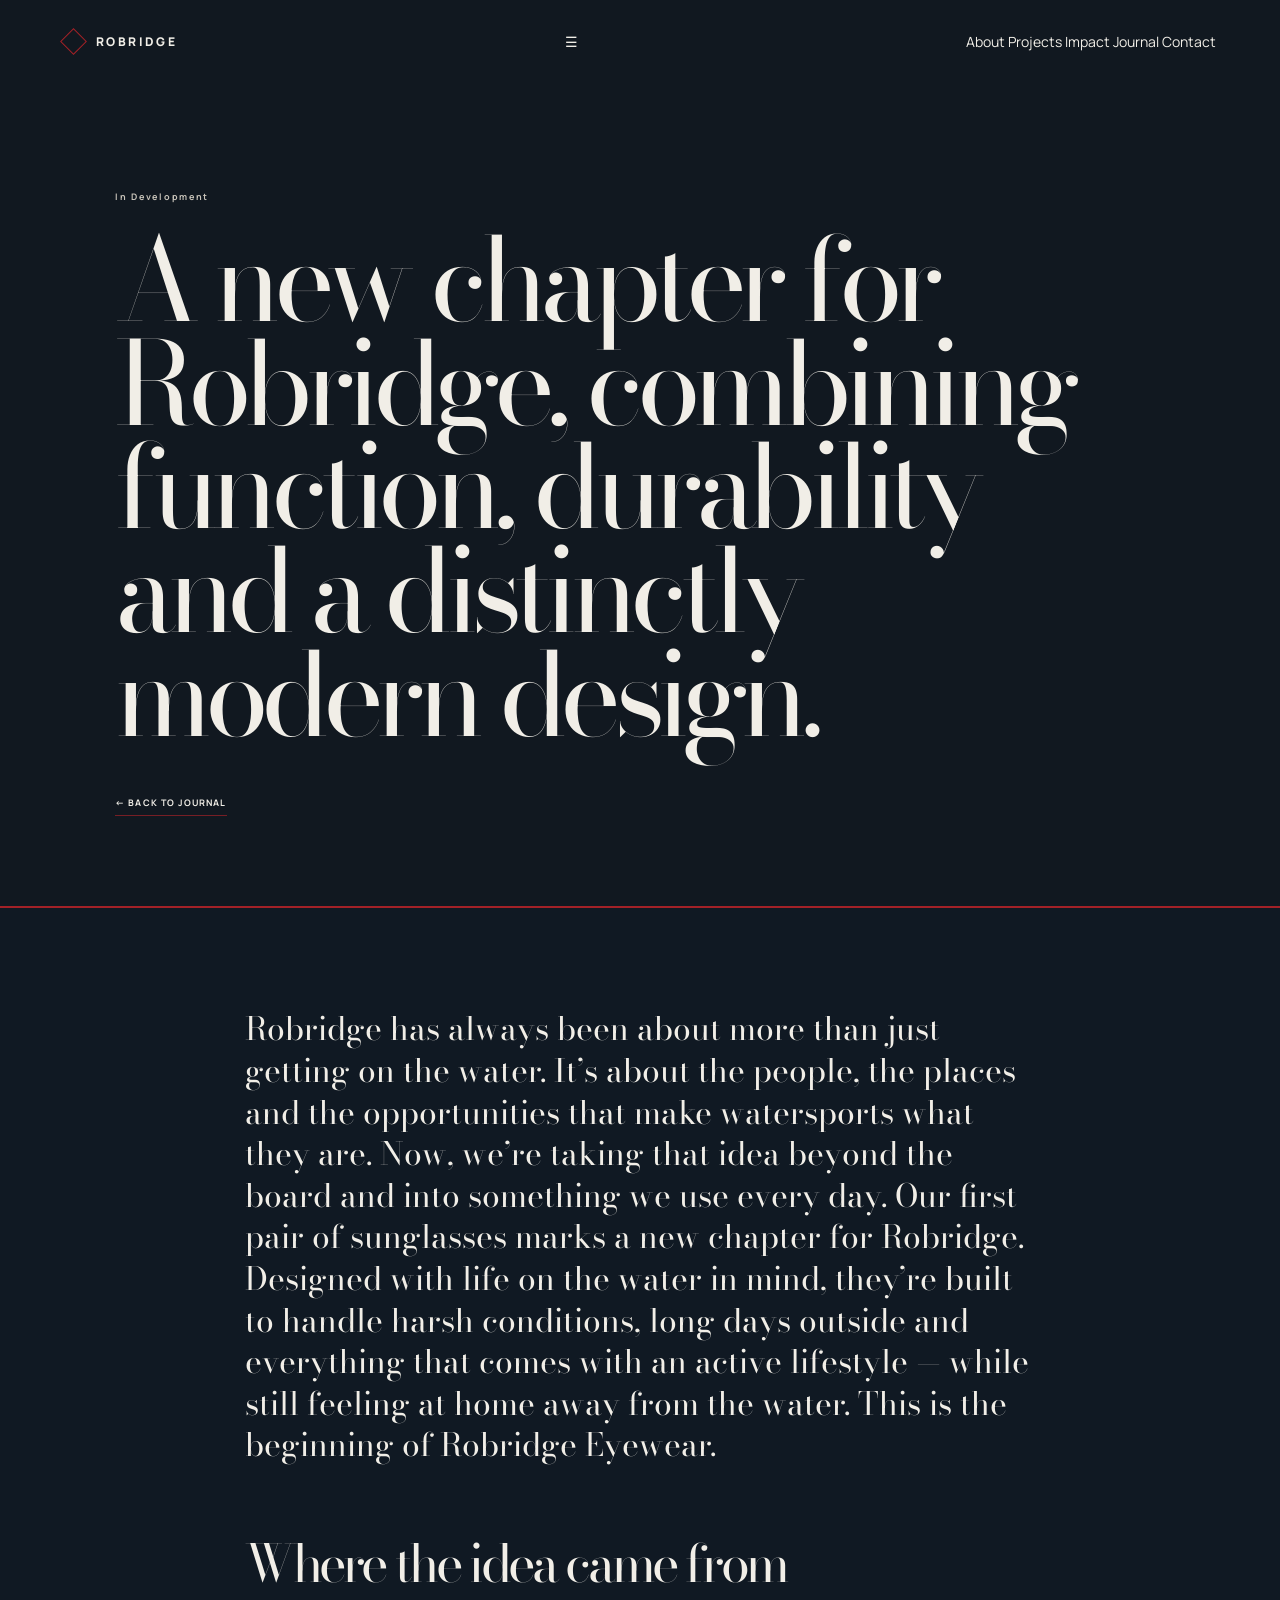
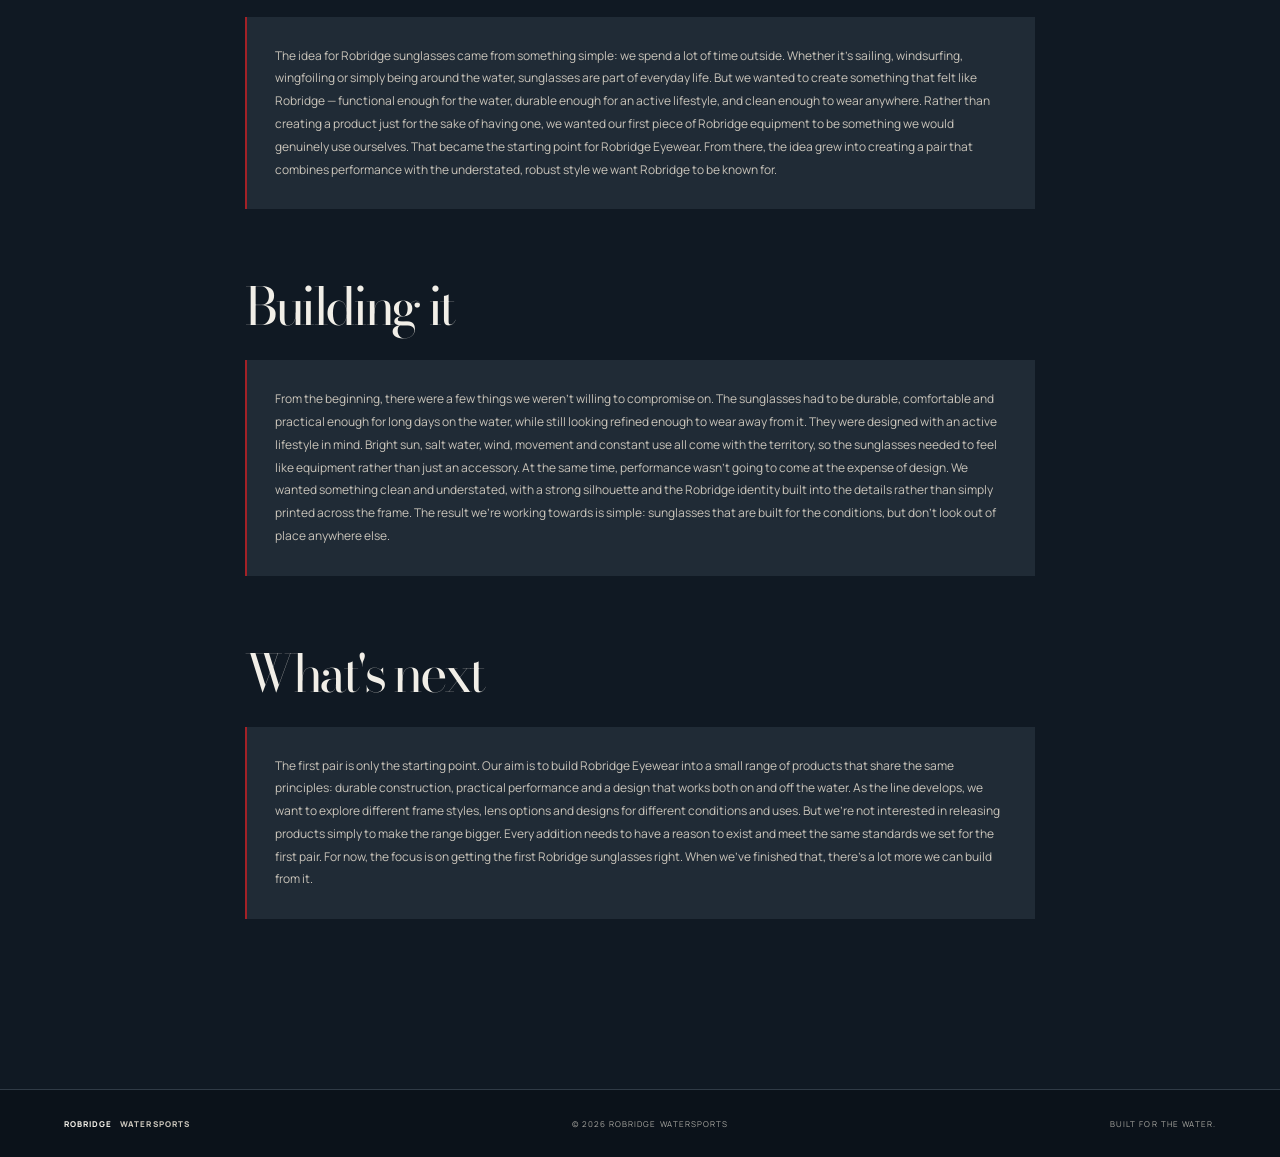
<file: journal-sunglasses.html>
<!doctype html>
<html lang="en">

<head>
  <meta charset="UTF-8">
  <meta name="viewport" content="width=device-width, initial-scale=1.0">

  <title>A new perspective- Robridge eyewear</title>

  <link rel="preconnect" href="https://fonts.googleapis.com">
  <link rel="preconnect" href="https://fonts.gstatic.com" crossorigin>

  <link
    href="https://fonts.googleapis.com/css2?family=Inter:wght@400;500;600;700;800;900&display=swap"
    rel="stylesheet"
  >

  <link rel="stylesheet" href="styles.css">
</head>

<body class="article-page">

<header class="nav">

  <a class="brand" href="index.html#top">
    <span class="brand-mark"></span>
    <span>ROBRIDGE</span>
  </a>

  <button class="menu-toggle" aria-label="Open menu" aria-expanded="false">
    ☰
  </button>

  <nav class="nav-links">
    <a href="index.html#about">About</a>
    <a href="index.html#projects">Projects</a>
    <a href="index.html#impact">Impact</a>
    <a href="index.html#journal">Journal</a>
    <a class="nav-pill" href="index.html#contact">Contact</a>
  </nav>

</header>

<main>

  <section class="article-hero">

    <div class="article-hero-inner">

      <p class="article-date">
        In Development
      </p>

      <h1>
        A new chapter for Robridge, combining function, durability and a distinctly modern design.
      </h1>

      <a class="article-back" href="index.html#journal">
        ← Back to journal
      </a>

    </div>

  </section>


  <article class="article-content">

    <p class="article-intro">
      Robridge has always been about more than just getting on the water. It’s about the people, the places and the opportunities that make watersports what they are. Now, we’re taking that idea beyond the board and into something we use every day.

Our first pair of sunglasses marks a new chapter for Robridge. Designed with life on the water in mind, they’re built to handle harsh conditions, long days outside and everything that comes with an active lifestyle — while still feeling at home away from the water.

This is the beginning of Robridge Eyewear.

    </p>

    <h2>
      Where the idea came from
    </h2>

    <div class="article-placeholder">
      <p>
The idea for Robridge sunglasses came from something simple: we spend a lot of time outside.

Whether it’s sailing, windsurfing, wingfoiling or simply being around the water, sunglasses are part of everyday life. But we wanted to create something that felt like Robridge — functional enough for the water, durable enough for an active lifestyle, and clean enough to wear anywhere.

Rather than creating a product just for the sake of having one, we wanted our first piece of Robridge equipment to be something we would genuinely use ourselves. That became the starting point for Robridge Eyewear.

From there, the idea grew into creating a pair that combines performance with the understated, robust style we want Robridge to be known for.    </div>


    <h2>
      Building it
    </h2>

    <div class="article-placeholder">
      <p>
From the beginning, there were a few things we weren’t willing to compromise on. The sunglasses had to be durable, comfortable and practical enough for long days on the water, while still looking refined enough to wear away from it.

They were designed with an active lifestyle in mind. Bright sun, salt water, wind, movement and constant use all come with the territory, so the sunglasses needed to feel like equipment rather than just an accessory.

At the same time, performance wasn’t going to come at the expense of design. We wanted something clean and understated, with a strong silhouette and the Robridge identity built into the details rather than simply printed across the frame.

The result we’re working towards is simple: sunglasses that are built for the conditions, but don’t look out of place anywhere else.      </p>
    </div>


    <h2>
      What's next
    </h2>

    <div class="article-placeholder">
      <p>
The first pair is only the starting point.

Our aim is to build Robridge Eyewear into a small range of products that share the same principles: durable construction, practical performance and a design that works both on and off the water.

As the line develops, we want to explore different frame styles, lens options and designs for different conditions and uses. But we’re not interested in releasing products simply to make the range bigger. Every addition needs to have a reason to exist and meet the same standards we set for the first pair.

For now, the focus is on getting the first Robridge sunglasses right. When we've finished that, there’s a lot more we can build from it.
      </p>
    </div>

  </article>

</main>


<footer>

  <div class="footer-brand">
    ROBRIDGE<span>WATERSPORTS</span>
  </div>

  <div>
    © 2026 Robridge Watersports
  </div>

  <div>
    Built for the water.
  </div>

</footer>

<script src="script.js"></script>

</body>
</html>
</file>
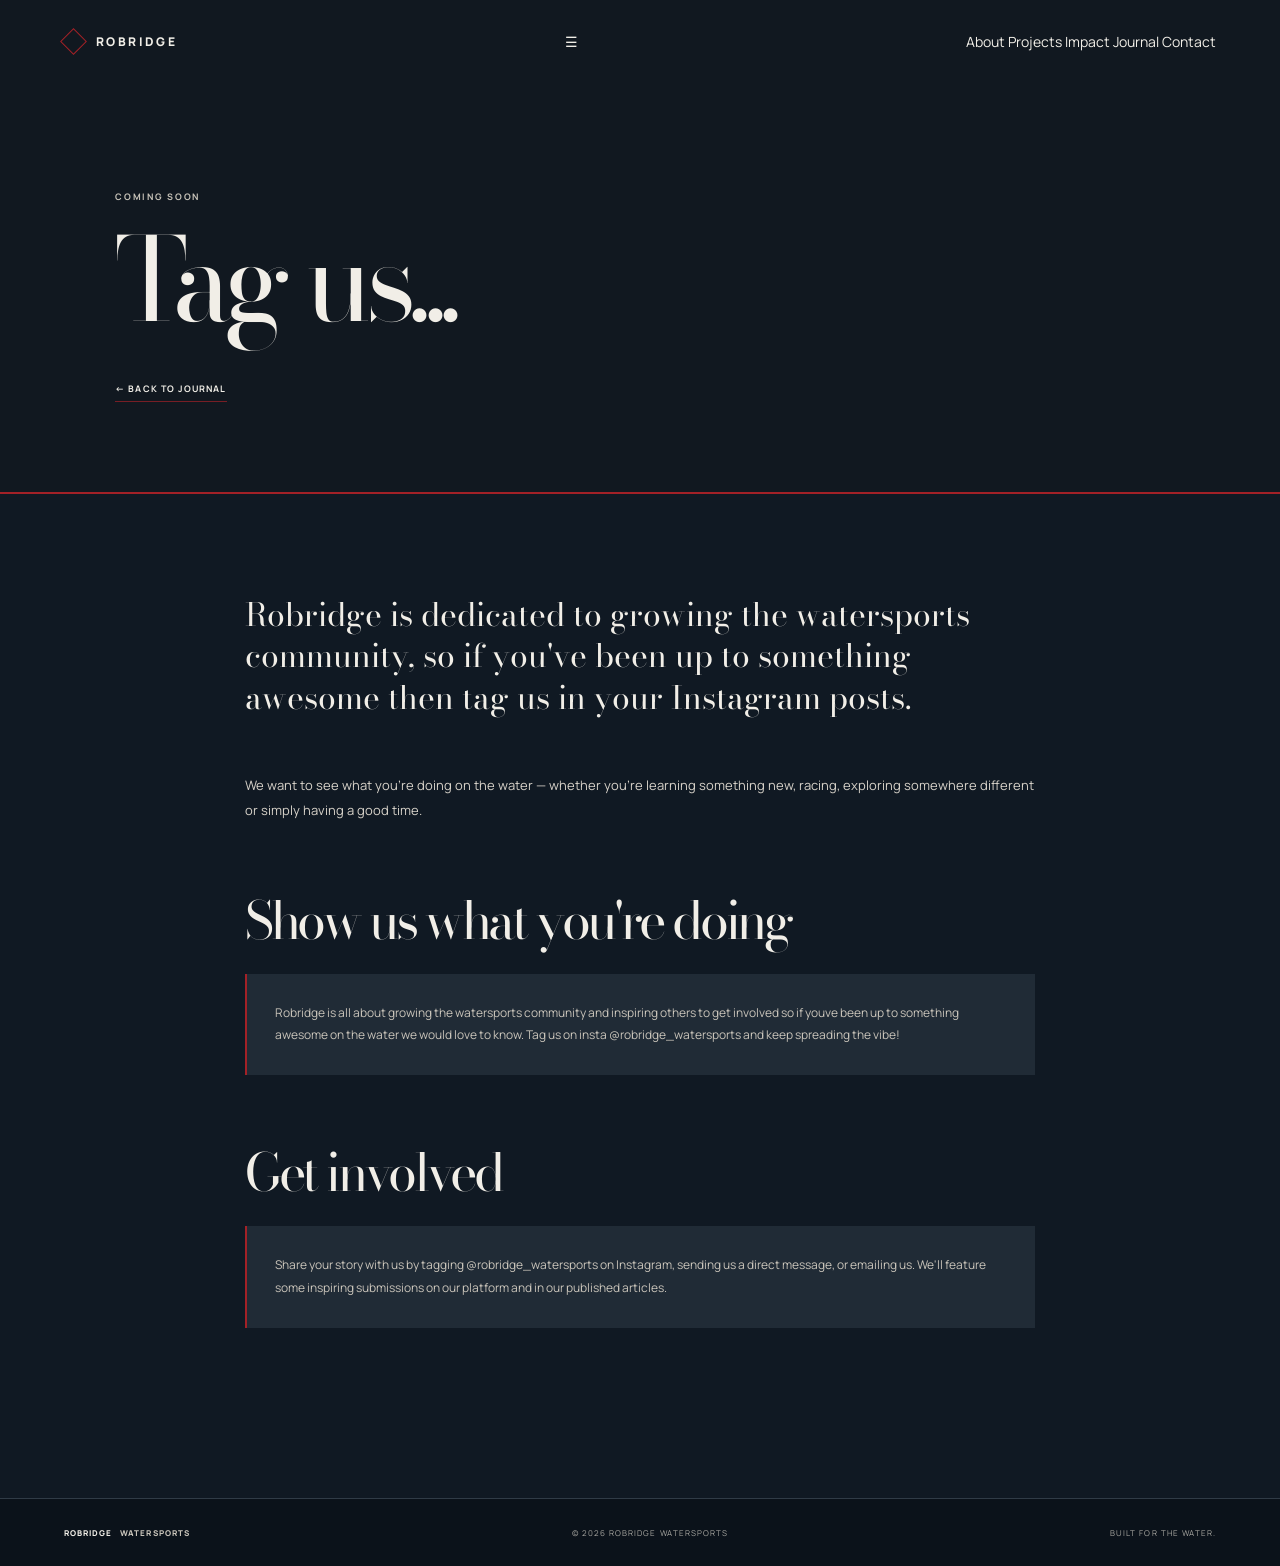
<file: journal-tag-us.html>
<!doctype html>
<html lang="en">

<head>
  <meta charset="UTF-8">
  <meta name="viewport" content="width=device-width, initial-scale=1.0">

  <title>Tag Us — Robridge Watersports</title>

  <link rel="preconnect" href="https://fonts.googleapis.com">
  <link rel="preconnect" href="https://fonts.gstatic.com" crossorigin>

  <link
    href="https://fonts.googleapis.com/css2?family=Inter:wght@400;500;600;700;800;900&display=swap"
    rel="stylesheet"
  >

  <link rel="stylesheet" href="styles.css">
</head>

<body class="article-page">

<header class="nav">

  <a class="brand" href="index.html#top">
    <span class="brand-mark"></span>
    <span>ROBRIDGE</span>
  </a>

  <button class="menu-toggle" aria-label="Open menu" aria-expanded="false">
    ☰
  </button>

  <nav class="nav-links">
    <a href="index.html#about">About</a>
    <a href="index.html#projects">Projects</a>
    <a href="index.html#impact">Impact</a>
    <a href="index.html#journal">Journal</a>
    <a class="nav-pill" href="index.html#contact">Contact</a>
  </nav>

</header>

<main>

  <section class="article-hero">

    <div class="article-hero-inner">

      <p class="article-date">
        COMING SOON
      </p>

      <h1>
        Tag us...
      </h1>

      <a class="article-back" href="index.html#journal">
        ← Back to journal
      </a>

    </div>

  </section>


  <article class="article-content">

    <p class="article-intro">
      Robridge is dedicated to growing the watersports community, so if
      you've been up to something awesome then tag us in your Instagram
      posts.
    </p>


    <p>
      We want to see what you're doing on the water — whether you're
      learning something new, racing, exploring somewhere different or
      simply having a good time.
    </p>


    <h2>
      Show us what you're doing
    </h2>

    <div class="article-placeholder">
      <p>
        Robridge is all about growing the watersports community and inspiring others to get involved so if youve been up to something awesome on the water we would love to know. Tag us on insta @robridge_watersports and keep spreading the vibe!
      </p>
    </div>


    <h2>
      Get involved
    </h2>

    <div class="article-placeholder">
      <p>
      Share your story with us by tagging @robridge_watersports on Instagram, sending us a direct message, or emailing us. We'll feature some inspiring submissions on our platform and in our published articles.
      </p>
    </div>

  </article>

</main>


<footer>

  <div class="footer-brand">
    ROBRIDGE<span>WATERSPORTS</span>
  </div>

  <div>
    © 2026 Robridge Watersports
  </div>

  <div>
    Built for the water.
  </div>

</footer>

<script src="script.js"></script>

</body>
</html>
</file>
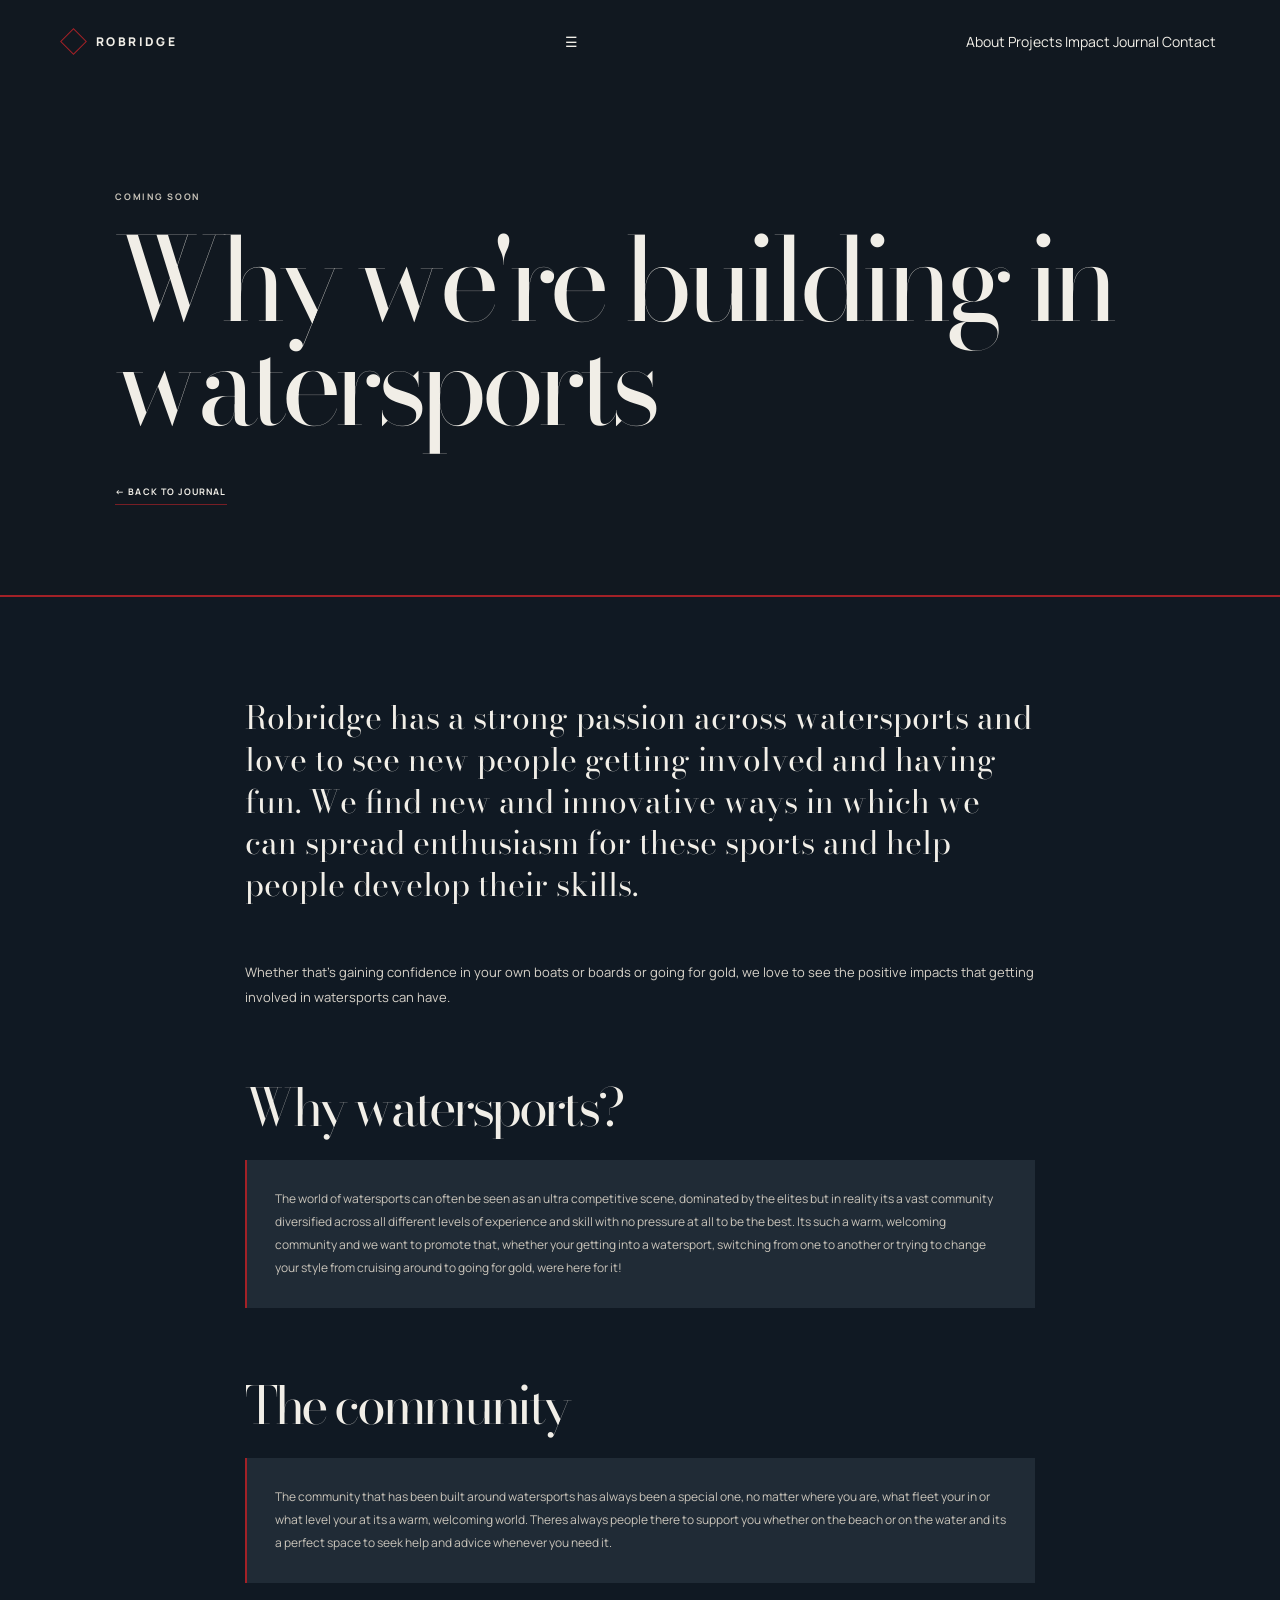
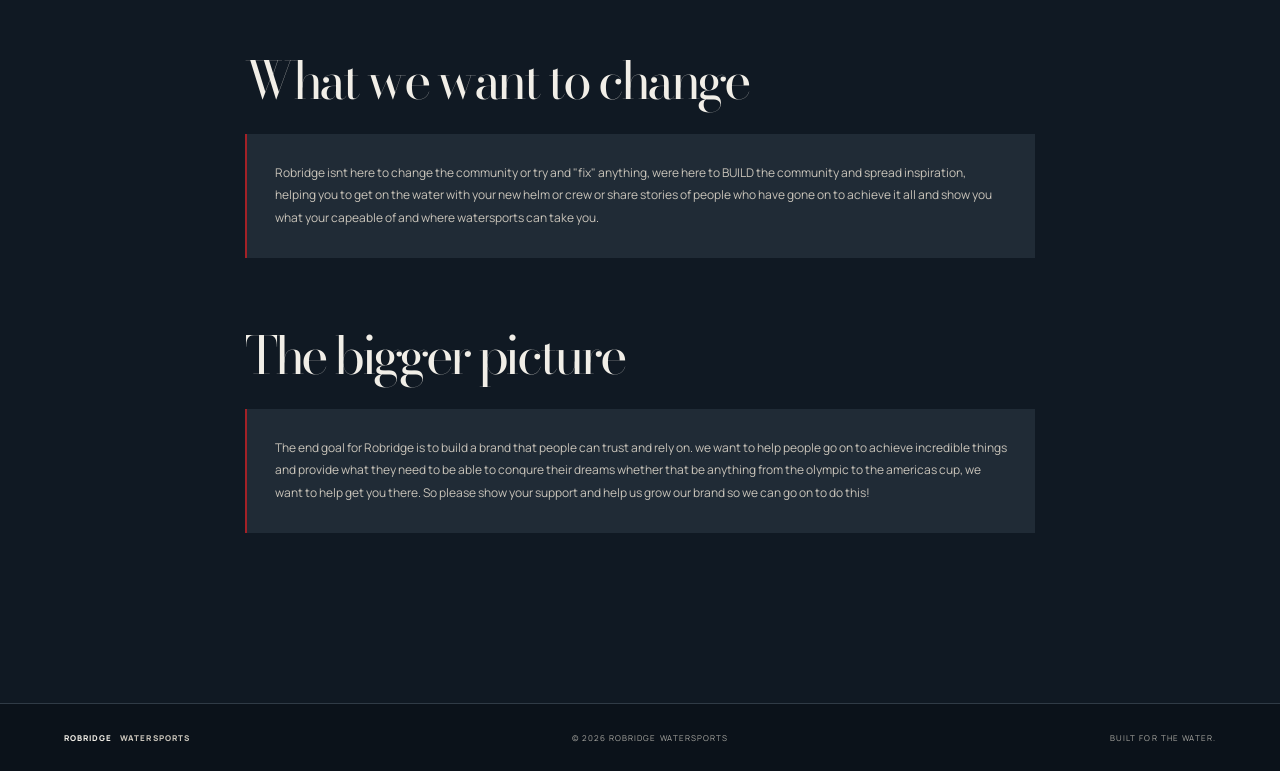
<file: journal-watersports.html>
<!doctype html>
<html lang="en">

<head>
  <meta charset="UTF-8">
  <meta name="viewport" content="width=device-width, initial-scale=1.0">

  <title>Why We're Building in Watersports — Robridge Watersports</title>

  <link rel="preconnect" href="https://fonts.googleapis.com">
  <link rel="preconnect" href="https://fonts.gstatic.com" crossorigin>

  <link
    href="https://fonts.googleapis.com/css2?family=Inter:wght@400;500;600;700;800;900&display=swap"
    rel="stylesheet"
  >

  <link rel="stylesheet" href="styles.css">
</head>

<body class="article-page">

<header class="nav">

  <a class="brand" href="index.html#top">
    <span class="brand-mark"></span>
    <span>ROBRIDGE</span>
  </a>

  <button class="menu-toggle" aria-label="Open menu" aria-expanded="false">
    ☰
  </button>

  <nav class="nav-links">
    <a href="index.html#about">About</a>
    <a href="index.html#projects">Projects</a>
    <a href="index.html#impact">Impact</a>
    <a href="index.html#journal">Journal</a>
    <a class="nav-pill" href="index.html#contact">Contact</a>
  </nav>

</header>

<main>

  <section class="article-hero">

    <div class="article-hero-inner">

      <p class="article-date">
        COMING SOON
      </p>

      <h1>
        Why we're building
        in watersports
      </h1>

      <a class="article-back" href="index.html#journal">
        ← Back to journal
      </a>

    </div>

  </section>


  <article class="article-content">

    <p class="article-intro">
      Robridge has a strong passion across watersports and love to see
      new people getting involved and having fun. We find new and
      innovative ways in which we can spread enthusiasm for these sports
      and help people develop their skills.
    </p>


    <p>
      Whether that's gaining confidence in your own boats or boards or
      going for gold, we love to see the positive impacts that getting
      involved in watersports can have.
    </p>


    <h2>
      Why watersports?
    </h2>

    <div class="article-placeholder">
      <p>
        The world of watersports can often be seen as an ultra competitive scene, dominated by the elites but in reality its a vast community diversified across all different levels of experience and skill with no pressure at all to be the best. Its such a warm, welcoming community and we want to promote that, whether your getting into a watersport, switching from one to another or trying to change your style from cruising around to going for gold, were here for it!
      </p>
    </div>


    <h2>
      The community
    </h2>

    <div class="article-placeholder">
      <p>
        The community that has been built around watersports has always been a special one, no matter where you are, what fleet your in or what level your at its a warm, welcoming world. Theres always people there to support you whether on the beach or on the water and its a perfect space to seek help and advice whenever you need it.
      </p>
    </div>


    <h2>
      What we want to change
    </h2>

    <div class="article-placeholder">
      <p>
        Robridge isnt here to change the community or try and "fix" anything, were here to BUILD the community and spread inspiration, helping you to get on the water with your new helm or crew or share stories of people who have gone on to achieve it all and show you what your capeable of and where watersports can take you.
      </p>
    </div>


    <h2>
      The bigger picture
    </h2>

    <div class="article-placeholder">
      <p>
        The end goal for Robridge is to build a brand that people can trust and rely on. we want to help people go on to achieve incredible things and provide what they need to be able to conqure their dreams whether that be anything from the olympic to the americas cup, we want to help get you there. So please show your support and help us grow our brand so we can go on to do this!
      </p>
    </div>

  </article>

</main>


<footer>

  <div class="footer-brand">
    ROBRIDGE<span>WATERSPORTS</span>
  </div>

  <div>
    © 2026 Robridge Watersports
  </div>

  <div>
    Built for the water.
  </div>

</footer>

<script src="script.js"></script>

</body>
</html>
</file>
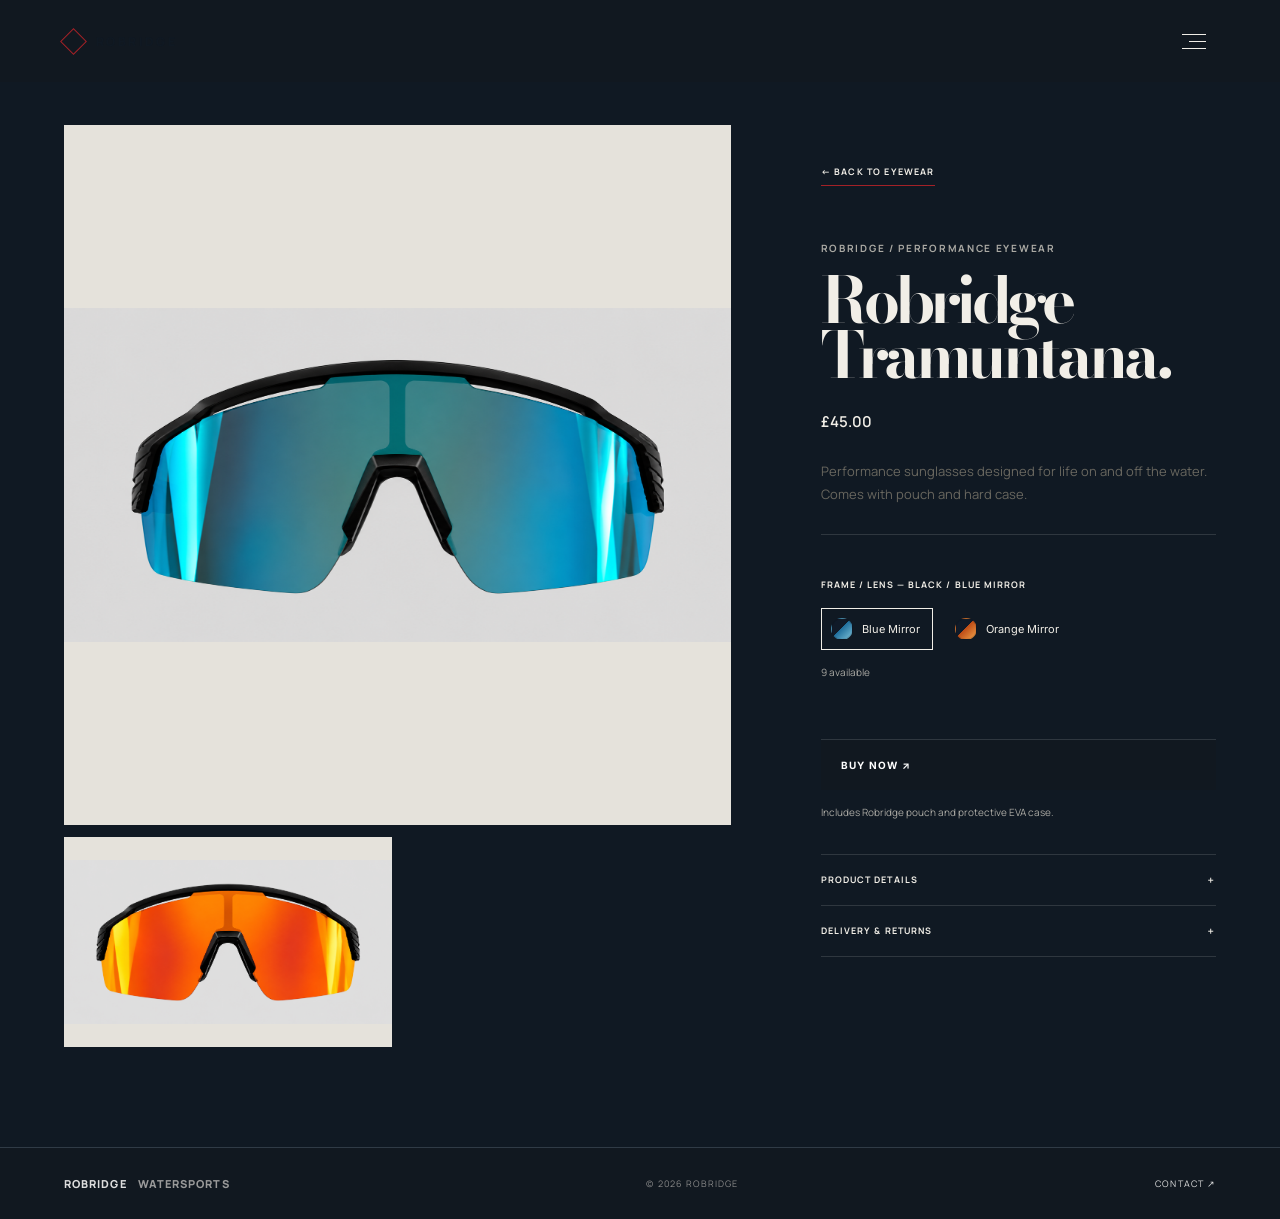
<file: product.html>
<!doctype html>
<html lang="en">
<head>
  <meta charset="UTF-8">
  <meta name="viewport" content="width=device-width, initial-scale=1.0">
  <meta name="description" content="Robridge tramuntana. Performance Sunglasses. Designed for life on and off the water.">
  <title>Performance Sunglasses | Robridge tramuntana</title>

  <link rel="preconnect" href="https://fonts.googleapis.com">
  <link rel="preconnect" href="https://fonts.gstatic.com" crossorigin>
  <link href="https://fonts.googleapis.com/css2?family=Inter:wght@400;500;600;700;800&display=swap" rel="stylesheet">

  <link rel="stylesheet" href="styles.css">
  <link rel="stylesheet" href="shop.css">
</head>

<body class="shop-page product-page">

  <header class="nav shop-nav">

    <a class="brand" href="index.html" aria-label="Robridge home">
      <span class="brand-mark"></span>
      <span>ROBRIDGE</span>
    </a>

    <button class="menu-toggle" type="button" aria-label="Open menu" aria-expanded="false">
      <span></span>
      <span></span>
      <span></span>
    </button>

    <nav class="menu-overlay" aria-label="Main navigation">
      <div class="menu-inner">

        <p class="menu-kicker">ROBRIDGE / EXPLORE</p>

        <div class="menu-links">
          <a href="index.html#about">About</a>
          <a href="index.html#projects">Projects</a>
          <a href="index.html#athletes">Athletes</a>
          <a href="index.html#impact">Impact</a>
          <a href="index.html#journal">Journal</a>
          <a href="shop.html">Shop</a>
          <a href="index.html#contact">Contact</a>
        </div>

        <div class="menu-bottom">
          <span>BUILT FOR THE WATER.</span>
          <span>© 2026 ROBRIDGE</span>
        </div>

      </div>
    </nav>

  </header>

  <main class="product-layout">

    <div class="product-gallery">

      <div class="gallery-main visual-blue" data-product-visual>
        <span class="image-placeholder">MAIN PRODUCT IMAGE</span>
      </div>

      <div class="gallery-secondary">
        <div>
          <span class="image-placeholder">DETAIL IMAGE</span>
        </div>

        <div>
          <span class="image-placeholder">ON-WATER IMAGE</span>
        </div>
      </div>

    </div>

    <section class="product-details">

      <a class="back-to-shop" href="shop.html">← BACK TO EYEWEAR</a>

      <p class="shop-kicker product-kicker">
        ROBRIDGE / PERFORMANCE EYEWEAR
      </p>

      <h1>tramuntana performance<br><em>Sunglasses.</em></h1>

      <p class="detail-price">£45.00</p>

      <p class="detail-description">
        Designed for long days on the water and everything beyond.
        A considered, performance-led essential from Robridge.
      </p>

      <div class="variant-block">

        <span class="variant-label">
          FRAME / LENS — <strong data-selected-colour>BLACK / BLUE MIRROR</strong>
        </span>

        <div class="variant-options">

          <button
            class="variant-option selected"
            type="button"
            data-colour="blue"
            aria-label="Black frame with blue mirrored lenses"
            aria-pressed="true"
          >
            <span class="swatch swatch-blue"></span>
            <span>Blue Mirror</span>
          </button>

          <button
            class="variant-option"
            type="button"
            data-colour="orange"
            aria-label="Black frame with orange mirrored lenses"
            aria-pressed="false"
          >
            <span class="swatch swatch-orange"></span>
            <span>Orange Mirror</span>
          </button>

        </div>

      </div>

      <button class="add-to-bag" type="button" id="buy-now">
        BUY NOW <span>↗</span>
      </button>

      <p class="detail-smallprint">
        Includes Robridge pouch and protective EVA case.
      </p>

      <div class="product-accordions">

        <details>
          <summary>PRODUCT DETAILS <span>＋</span></summary>

          <p>
            Performance sunglasses from Robridge. Wrap around lenses in blue/ orange colour with certified uv400 protection and sturdy frames built to last.
          </p>
        </details>

        <details>
          <summary>DELIVERY & RETURNS <span>＋</span></summary>

          <p>
            UK delivery via Royal Mail Tracked 48. Estimated delivery
            within 2–3 working days after dispatch. Tracking provided
            once your order has been sent.
          </p>
        </details>

      </div>

    </section>

  </main>

  <footer class="shop-footer">

    <a class="footer-brand" href="index.html">
      ROBRIDGE <span>WATERSPORTS</span>
    </a>

    <span>© 2026 ROBRIDGE</span>

    <a href="index.html#contact">CONTACT ↗</a>

  </footer>

  <script src="script.js"></script>
  <script src="shop.js"></script>

</body>
</html>
</file>
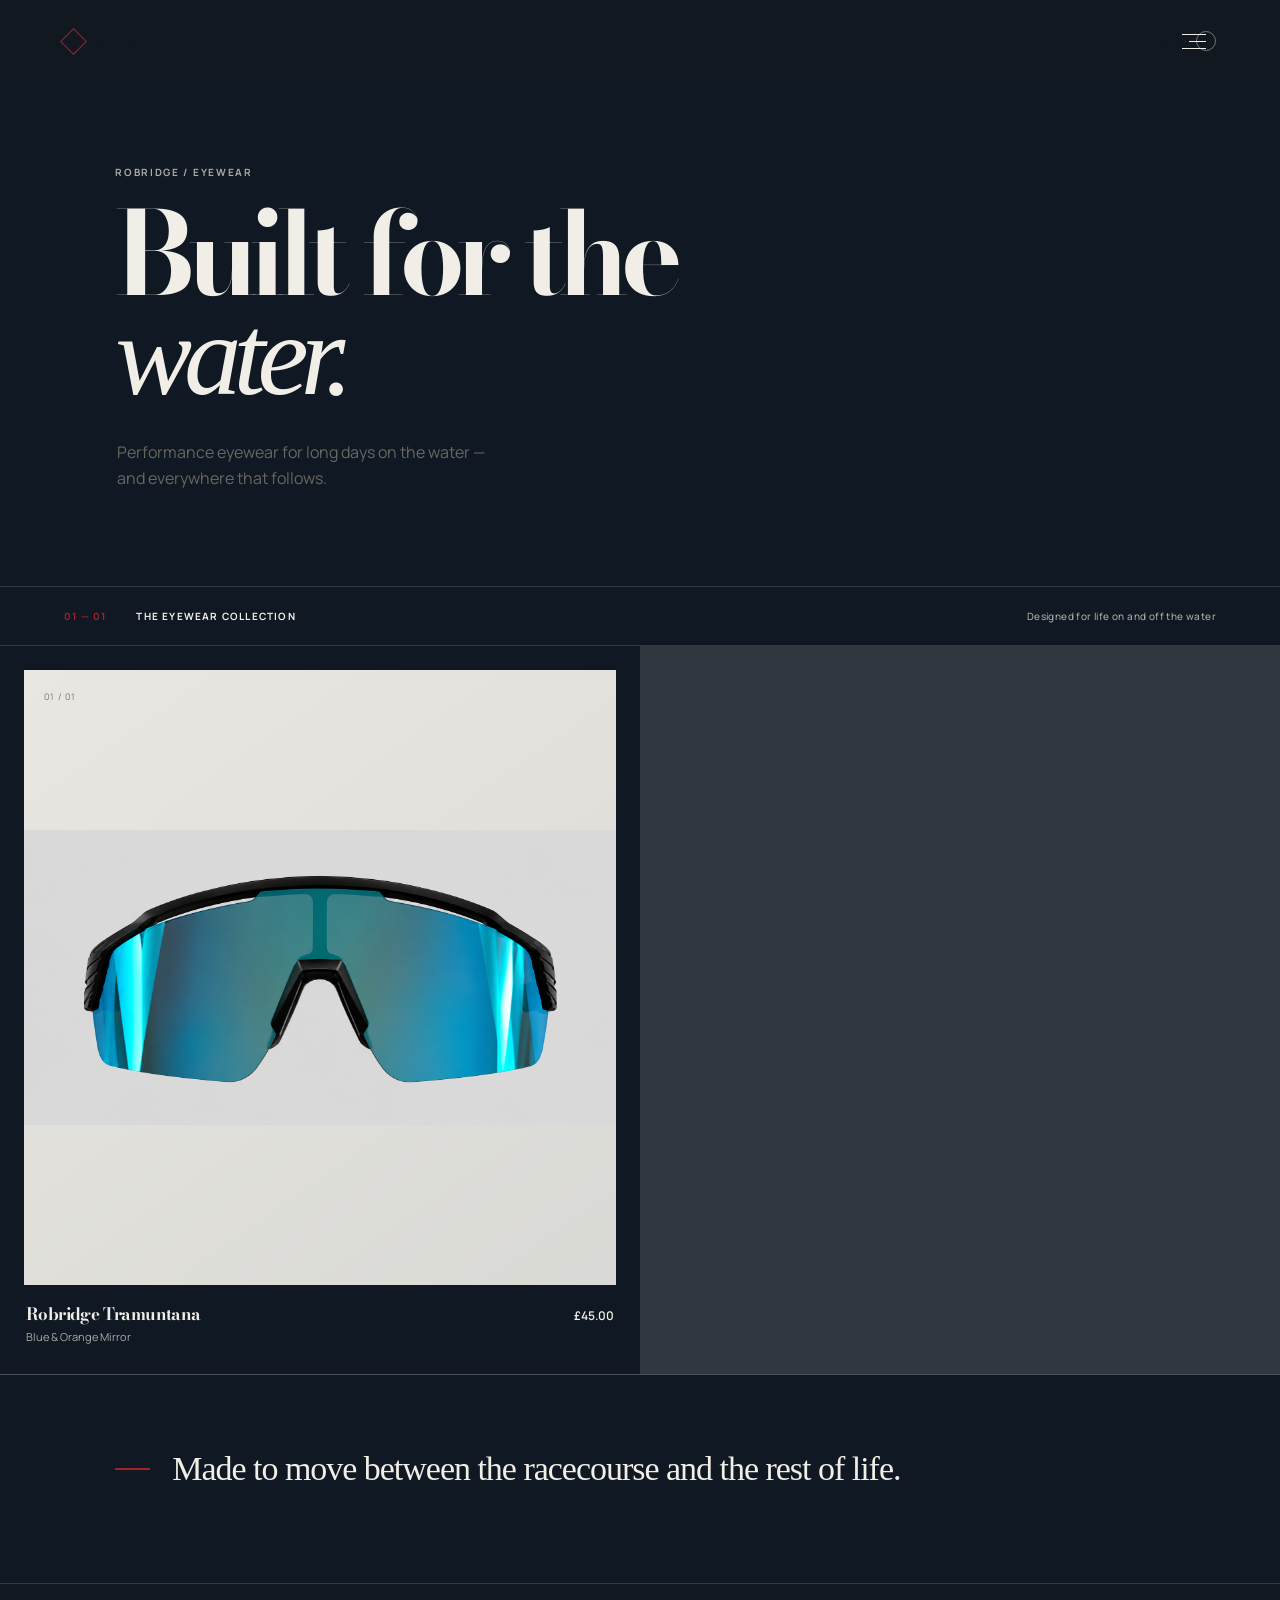
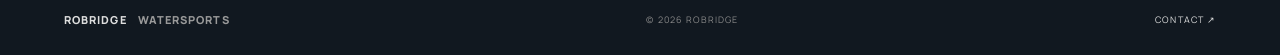
<file: shop.html>
<!doctype html>
<html lang="en">
<head>
  <meta charset="UTF-8">
  <meta name="viewport" content="width=device-width, initial-scale=1.0">
  <meta name="description" content="Explore Robridge tramuntana. performance sunglasses, designed for life on and off the water.">
  <title>Sunglasses | Robridge</title>

  <link rel="preconnect" href="https://fonts.googleapis.com">
  <link rel="preconnect" href="https://fonts.gstatic.com" crossorigin>
  <link href="https://fonts.googleapis.com/css2?family=Inter:wght@400;500;600;700;800&display=swap" rel="stylesheet">

  <link rel="stylesheet" href="styles.css">
  <link rel="stylesheet" href="shop.css">
</head>

<body class="shop-page">

  <header class="nav shop-nav">
    <a class="brand" href="index.html" aria-label="Robridge home">
      <span class="brand-mark"></span>
      <span>ROBRIDGE</span>
    </a>

    <button class="menu-toggle" aria-label="Open menu" aria-expanded="false">
      <span></span>
      <span></span>
      <span></span>
    </button>

    <button class="bag-link" type="button" data-open-bag aria-label="Open shopping bag">
      BAG <span data-bag-count>0</span>
    </button>
  </header>

  <nav class="menu-overlay" aria-hidden="true">
    <div class="menu-inner">
      <div class="menu-heading">ROBRIDGE WATERSPORTS</div>

      <div class="menu-links">
        <a href="index.html#about"><span>01</span> About</a>
        <a href="index.html#projects"><span>02</span> Projects</a>
        <a href="index.html#athletes"><span>03</span> Athletes</a>
        <a href="index.html#impact"><span>04</span> Impact</a>
        <a href="index.html#journal"><span>05</span> Journal</a>
        <a href="shop.html"><span>06</span> Apparel</a>
        <a href="index.html#contact"><span>07</span> Contact</a>
      </div>

      <div class="menu-footer">
        <span>BUILT FOR THE WATER.</span>
        <span>© 2026 ROBRIDGE</span>
      </div>
    </div>
  </nav>

  <main>
    <section class="shop-intro">
      <p class="shop-kicker">ROBRIDGE / EYEWEAR</p>
      <h1>Built for the<br><em>water.</em></h1>
      <p class="shop-intro-copy">
        Performance eyewear for long days on the water — and everywhere that follows.
      </p>
    </section>

    <section class="collection-bar" aria-label="Collection details">
      <div>
        <span class="collection-count">01 — 02</span>
        <span class="collection-name">THE EYEWEAR COLLECTION</span>
      </div>
      <span class="collection-note">Designed for life on and off the water</span>
    </section>

    <section class="product-grid" aria-label="Sunglasses">

      <a class="shop-product" href="product.html?colour=blue" aria-label="View Robridge tramuntana in Blue">
        <div class="product-visual visual-blue">
          <span class="image-placeholder">PRODUCT IMAGE — BLUE LENS</span>
          <span class="product-index">01 / 02</span>
          <span class="quick-view">VIEW PRODUCT ↗</span>
        </div>
        <div class="product-info">
          <div>
            <h2>Performance Sunglasses</h2>
            <p>Black / Blue Mirror</p>
          </div>
          <span class="product-price">£45.00</span>
        </div>
      </a>

      <a class="shop-product" href="product.html?colour=orange" aria-label="View Robridge tramuntana in Orange">
        <div class="product-visual visual-orange">
          <span class="image-placeholder">PRODUCT IMAGE — ORANGE LENS</span>
          <span class="product-index">02 / 02</span>
          <span class="quick-view">VIEW PRODUCT ↗</span>
        </div>
        <div class="product-info">
          <div>
            <h2>Performance Sunglasses</h2>
            <p>Black / Orange Mirror</p>
          </div>
          <span class="product-price">£45.00</span>
        </div>
      </a>

    </section>

    <section class="shop-note">
      <span class="red-rule"></span>
      <p>Made to move between the racecourse and the rest of life.</p>
    </section>
  </main>

  <footer class="shop-footer">
    <a class="footer-brand" href="index.html">ROBRIDGE <span>WATERSPORTS</span></a>
    <span>© 2026 ROBRIDGE</span>
    <a href="index.html#contact">CONTACT ↗</a>
  </footer>

  <aside class="bag-drawer" data-bag-drawer aria-hidden="true">
    <div class="bag-backdrop" data-close-bag></div>

    <section class="bag-panel" role="dialog" aria-modal="true" aria-label="Shopping bag">
      <div class="bag-heading">
        <div>
          <p class="shop-kicker">ROBRIDGE / YOUR ORDER</p>
          <h2>Your bag <span data-bag-count>0</span></h2>
        </div>
        <button class="bag-close" type="button" data-close-bag aria-label="Close bag">×</button>
      </div>

      <div class="bag-items" data-bag-items>
        <p class="bag-empty">Your bag is currently empty.</p>
      </div>

      <div class="bag-bottom">
        <div class="bag-total">
          <span>Subtotal</span>
          <strong data-bag-total>£0.00</strong>
        </div>

        <p class="bag-shipping-note">Shipping calculated at checkout.</p>

        <button class="checkout-button" type="button" disabled>
          CHECKOUT — COMING SOON
        </button>

        <p class="checkout-caption">Secure online checkout will be available soon.</p>
      </div>
    </section>
  </aside>

  <script src="script.js"></script>
  <script src="shop.js"></script>

</body>
</html>
</file>
<file: styles.css>
@import url('https://fonts.googleapis.com/css2?family=Bodoni+Moda:opsz,wght@6..96,400;6..96,500;6..96,600&family=Manrope:wght@400;500;600;700;800&display=swap');

:root {
  --ink: #F1EEE7;
  --paper: #101923;
  --muted: #AAA9A3;
  --line: rgba(241,238,231,.14);
  --white: #18232E;
  --stone: #303B46;
  --charcoal: #111820;
  --charcoal-soft: #202B36;
  --accent: #A32127;
  --display: "Bodoni Moda", Didot, "Times New Roman", serif;
  --body: "Manrope", Arial, sans-serif;
}

* { box-sizing: border-box; }

html {
  scroll-behavior: smooth;
  scroll-padding-top: 80px;
}

body {
  margin: 0;
  background: var(--paper);
  color: var(--ink);
  font-family: var(--body);
  font-size: 14px;
  -webkit-font-smoothing: antialiased;
}

body.menu-open { overflow: hidden; }

a {
  color: inherit;
  text-decoration: none;
}

button { font: inherit; }

::selection {
  background: var(--accent);
  color: white;
}

/* NAVIGATION */

.nav {
  position: fixed;
  z-index: 100;
  top: 0;
  left: 0;
  right: 0;
  height: 82px;
  padding: 0 5vw;
  display: flex;
  align-items: center;
  justify-content: space-between;
  color: #F1EEE7;
  transition: background .3s ease;
}

.brand {
  display: flex;
  align-items: center;
  gap: 13px;
  font-size: 12px;
  font-weight: 800;
  letter-spacing: .2em;
  position: relative;
  z-index: 102;
}

.brand-mark {
  width: 19px;
  height: 19px;
  border: 1.5px solid var(--accent);
  display: block;
  transform: rotate(45deg);
}

/* MENU BUTTON */

.menu-toggle {
  width: 44px;
  height: 44px;
  padding: 10px;
  border: 0;
  background: transparent;
  display: flex;
  flex-direction: column;
  justify-content: center;
  align-items: center;
  gap: 6px;
  cursor: pointer;
  position: relative;
  z-index: 102;
  color: var(--ink);
}

.menu-toggle span {
  display: block;
  width: 24px;
  height: 1px;
  background: currentColor;
  transition: transform .35s ease, width .35s ease, opacity .2s ease;
}

.menu-toggle span:nth-child(2) {
  width: 17px;
  margin-left: 7px;
}

.menu-toggle:hover span:nth-child(2) { width: 24px; }

.menu-toggle.active span:nth-child(1) {
  transform: translateY(7px) rotate(45deg);
}

.menu-toggle.active span:nth-child(2) { opacity: 0; }

.menu-toggle.active span:nth-child(3) {
  transform: translateY(-7px) rotate(-45deg);
}

/* FULL-SCREEN MENU */

.menu-overlay {
  position: fixed;
  inset: 0;
  z-index: 99;
  background: #0B121A;
  color: var(--ink);
  display: flex;
  align-items: center;
  justify-content: center;
  visibility: hidden;
  opacity: 0;
  clip-path: inset(0 0 100% 0);
  transition:
    clip-path .65s cubic-bezier(.77,0,.18,1),
    opacity .35s ease,
    visibility .65s;
}

.menu-overlay.open {
  visibility: visible;
  opacity: 1;
  clip-path: inset(0 0 0 0);
}

.menu-inner {
  width: 76%;
  max-width: 1050px;
  padding: 105px 0 45px;
  display: flex;
  flex-direction: column;
  min-height: 100%;
  justify-content: space-between;
}

.menu-heading,
.menu-footer {
  font-size: 9px;
  font-weight: 700;
  letter-spacing: .2em;
  color: var(--muted);
}

.menu-links {
  display: flex;
  flex-direction: column;
  align-items: flex-start;
  gap: 5px;
}

.menu-links a {
  display: flex;
  align-items: baseline;
  gap: 16px;
  font-family: var(--display);
  font-size: clamp(30px, 3.5vw, 48px);
  line-height: 1.15;
  font-weight: 400;
  letter-spacing: -.035em;
  transition: color .25s ease, transform .3s ease;
}

.menu-links a:hover {
  color: #C9C4BA;
  transform: translateX(8px);
}

.menu-links a span {
  font-family: var(--body);
  font-size: 9px;
  letter-spacing: .1em;
  color: var(--accent);
}

.menu-footer {
  display: flex;
  justify-content: space-between;
}

/* HERO */

.hero {
  height: 100svh;
  min-height: 680px;
  position: relative;
  overflow: hidden;
  background: #111820;
  color: #F1EEE7;
}

.hero-video {
  position: absolute;
  inset: 0;
  width: 100%;
  height: 100%;
  object-fit: cover;
  object-position: center;
}

.hero-overlay {
  position: absolute;
  inset: 0;
  background:
    linear-gradient(90deg, rgba(0,0,0,.64), rgba(0,0,0,.08) 80%),
    linear-gradient(0deg, rgba(0,0,0,.45), transparent 60%);
}

.hero-content {
  position: absolute;
  left: 9vw;
  bottom: 15vh;
  max-width: 850px;
}

.eyebrow,
.section-label,
.project-meta,
.article-date {
  font-size: 9px;
  letter-spacing: .19em;
  font-weight: 700;
}

.eyebrow {
  margin-bottom: 25px;
  color: #D0C8B9;
}

h1 {
  font-family: var(--display);
  font-size: clamp(76px, 11vw, 158px);
  line-height: .79;
  letter-spacing: -.065em;
  margin: 0;
  font-weight: 400;
}

h1 em,
h2 em {
  font-family: var(--display);
  font-weight: 400;
  font-style: italic;
  letter-spacing: -.055em;
}

.hero-copy {
  font-size: 13px;
  line-height: 1.8;
  max-width: 390px;
  color: rgba(255,255,255,.76);
  margin: 35px 0 28px;
  font-weight: 400;
}

.hero-actions {
  display: flex;
  align-items: center;
  gap: 28px;
}

.button {
  display: inline-flex;
  align-items: center;
  gap: 24px;
  padding: 15px 19px;
  font-size: 9px;
  font-weight: 700;
  letter-spacing: .13em;
  text-transform: uppercase;
  border-radius: 0;
  transition: background .25s ease, color .25s ease;
}

.button-light {
  background: #F1EEE7;
  color: #111820;
}

.button-light:hover {
  background: var(--accent);
  color: white;
}

.button-dark {
  background: #202B36;
  color: #F1EEE7;
}

.button-dark:hover { background: var(--accent); }

.text-link {
  font-size: 10px;
  font-weight: 600;
  letter-spacing: .08em;
  border-bottom: 1px solid rgba(163,33,39,.8);
  padding-bottom: 5px;
}

.scroll-hint {
  position: absolute;
  bottom: 34px;
  right: 5vw;
  font-size: 8px;
  letter-spacing: .2em;
  font-weight: 700;
}

.scroll-hint span {
  margin-left: 15px;
  font-size: 15px;
  color: #AAA9A3;
}

/* GENERAL SECTIONS */

.section { padding: 125px 9vw; }

.intro {
  display: grid;
  grid-template-columns: 1fr 2.3fr;
  gap: 6vw;
  background: #101923;
  color: var(--ink);
}

h2 {
  font-family: var(--display);
  font-size: clamp(58px, 7.5vw, 112px);
  line-height: .88;
  letter-spacing: -.065em;
  margin: 0 0 35px;
  font-weight: 400;
}

.section-label {
  color: #AAA9A3;
  padding-top: 9px;
}

.lead {
  font-size: 15px;
  line-height: 1.9;
  max-width: 760px;
  margin: 0;
  color: #D7D2C9;
  font-weight: 400;
}

/* PROJECTS */

.projects {
  background: #111820;
  color: var(--ink);
  position: relative;
}

.projects:before {
  content: "";
  position: absolute;
  top: 0;
  left: 9vw;
  width: 60px;
  height: 2px;
  background: var(--accent);
}

.section-head {
  display: flex;
  justify-content: space-between;
  align-items: flex-end;
  gap: 40px;
  margin-bottom: 55px;
}

.section-head h2 { margin: 16px 0 0; }

.section-head > p {
  max-width: 310px;
  color: #AAA9A3;
  font-size: 12px;
  line-height: 1.8;
  margin: 0 0 5px;
}

.project-grid {
  display: grid;
  grid-template-columns: 1.25fr 1fr 1fr;
  gap: 16px;
}

.project-card {
  background: #202B36;
  border: 1px solid rgba(241,238,231,.08);
  min-height: 510px;
  display: flex;
  flex-direction: column;
  transition: border-color .3s ease, transform .3s ease;
}

.project-card:hover {
  border-color: rgba(163,33,39,.65);
  transform: translateY(-4px);
}

.project-image {
  height: 260px;
  position: relative;
  overflow: hidden;
  background-size: cover;
  background-position: center;
}

.project-image:after {
  content: "";
  position: absolute;
  inset: 0;
  background: linear-gradient(0deg, rgba(0,0,0,.4), transparent 65%);
}

.project-image span {
  position: absolute;
  z-index: 2;
  top: 19px;
  left: 20px;
  font-size: 9px;
  font-weight: 700;
  letter-spacing: .15em;
  color: white;
}

.crewfinder-image {
  background-image:
    linear-gradient(rgba(17,24,32,.08),rgba(17,24,32,.48)),
    url("https://images.unsplash.com/photo-1790695904601-fc7c5a95091c?auto=format&fit=crop&w=1400&q=85");
}

.dinghy-image {
  background-image:
    linear-gradient(rgba(17,24,32,.05),rgba(17,24,32,.42)),
    url("https://images.unsplash.com/photo-1772397677158-0b66fc93e85f?auto=format&fit=crop&fm=jpg&q=85&w=1400");
}

.training-image {
  background-image:
    linear-gradient(rgba(17,24,32,.08),rgba(17,24,32,.48)),
    url("https://images.unsplash.com/photo-1467818488384-3a21f2b79959?auto=format&fit=crop&w=1400&q=85");
}

.future-image {
  background-image:
    linear-gradient(rgba(17,24,32,.05),rgba(17,24,32,.45)),
    url("https://images.unsplash.com/photo-1763653740009-cc47d761ccb3?auto=format&fit=crop&w=1400&q=85");
}

.sunglasses-image {
  background: linear-gradient(135deg, #202B36, #111820);
}

.project-body {
  padding: 26px;
  display: flex;
  flex: 1;
  flex-direction: column;
}

.project-meta {
  color: #C9C4BA;
  line-height: 1.7;
  font-size: 8px;
}

.project-body h3 {
  font-family: var(--display);
  font-size: 35px;
  line-height: 1;
  letter-spacing: -.04em;
  margin: 17px 0 13px;
  font-weight: 400;
}

.project-body p {
  color: #C4C1BA;
  font-size: 12px;
  line-height: 1.8;
  margin: 0 0 25px;
}

.project-body a {
  margin-top: auto;
  font-size: 9px;
  font-weight: 700;
  letter-spacing: .12em;
  text-transform: uppercase;
  transition: color .2s ease;
}

.project-body a:hover { color: #D8B7B7; }

/* ATHLETES */

.athletes {
  background: #101923;
  color: var(--ink);
}

.athletes-inner {
  max-width: 1400px;
  margin: auto;
}

.athletes-grid {
  display: grid;
  grid-template-columns: 1.2fr 1fr;
  gap: 8vw;
  margin-top: 45px;
}

.athletes-copy { padding-top: 15px; }

.athletes-copy p {
  font-size: 13px;
  line-height: 1.9;
  color: #C9C4BA;
  margin: 0 0 22px;
}

/* IMPACT */

.impact {
  background: #18232E;
  color: var(--ink);
}

.impact-grid {
  display: grid;
  grid-template-columns: 1.2fr 1fr;
  gap: 8vw;
}

.impact-copy { padding-top: 20px; }

.impact-copy > p {
  font-size: 14px;
  line-height: 1.9;
  max-width: 550px;
  color: #D7D2C9;
}

.stats {
  display: grid;
  grid-template-columns: repeat(3,1fr);
  border-top: 1px solid rgba(163,33,39,.75);
  margin-top: 65px;
}

.stats div { padding: 23px 12px 0 0; }

.stats strong {
  display: block;
  font-family: var(--display);
  font-size: 50px;
  font-weight: 400;
  color: var(--ink);
}

.stats span {
  font-size: 8px;
  letter-spacing: .13em;
  font-weight: 700;
  color: #AAA9A3;
}

/* JOURNAL */

.journal {
  background: #101923;
  color: var(--ink);
}

.journal-list {
  width: 100%;
  border-top: 1px solid var(--accent);
}

.journal-row {
  width: 100%;
  min-height: 130px;
  background: #202B36;
  color: var(--ink);
  display: grid;
  grid-template-columns: 60px 1fr 40px;
  align-items: center;
  gap: 25px;
  padding: 25px 30px;
  border-bottom: 1px solid rgba(241,238,231,.1);
  transition: background .25s ease, padding .25s ease;
}

.journal-row:hover {
  background: #303D4A;
  padding-left: 40px;
}

.journal-number {
  font-size: 9px;
  font-weight: 700;
  letter-spacing: .12em;
  color: #C9C4BA;
}

.journal-info { min-width: 0; }

.journal-info .article-date {
  margin: 0 0 10px;
  color: #C9C4BA;
  font-size: 8px;
}

.journal-info h3 {
  margin: 0;
  font-family: var(--display);
  font-size: clamp(25px, 3vw, 42px);
  line-height: 1.05;
  letter-spacing: -.035em;
  font-weight: 400;
  color: var(--ink);
}

.journal-arrow {
  justify-self: end;
  font-size: 21px;
  transition: transform .25s ease;
}

.journal-row:hover .journal-arrow {
  transform: translate(5px,-5px);
}

/* ARTICLE PAGES */

.article-page {
  background: #101923;
  color: var(--ink);
  min-height: 100vh;
}

.article-hero {
  background: #111820;
  color: var(--ink);
  padding: 190px 9vw 90px;
  border-bottom: 2px solid var(--accent);
}

.article-hero-inner {
  max-width: 1200px;
}

.article-hero .article-date {
  color: #C9C4BA;
  margin: 0 0 25px;
}

.article-hero h1 {
  font-size: clamp(58px, 9vw, 120px);
  max-width: 1100px;
  margin: 0;
  line-height: .9;
}

.article-content {
  max-width: 850px;
  margin: 0 auto;
  padding: 100px 30px 140px;
  color: var(--ink);
}

.article-content .article-intro {
  font-family: var(--display);
  font-size: 32px;
  line-height: 1.3;
  margin-bottom: 55px;
  color: var(--ink);
}

.article-content p {
  font-size: 13px;
  line-height: 1.9;
  color: #D7D2C9;
  margin: 0 0 28px;
}

.article-content h2 {
  font-size: 52px;
  margin: 75px 0 25px;
  color: var(--ink);
}

.article-content h3 {
  font-family: var(--display);
  font-size: 34px;
  margin: 45px 0 18px;
  color: var(--ink);
}

.article-back {
  display: inline-flex;
  align-items: center;
  gap: 12px;
  font-size: 9px;
  font-weight: 700;
  letter-spacing: .12em;
  text-transform: uppercase;
  border-bottom: 1px solid rgba(163,33,39,.7);
  padding-bottom: 6px;
  margin-top: 50px;
}

.article-placeholder {
  padding: 28px;
  background: #202B36;
  border-left: 2px solid var(--accent);
  margin: 30px 0;
}

.article-placeholder p {
  margin: 0;
  color: #C9C4BA;
  font-size: 12px;
}

/* CONTACT */

.contact {
  background: #111820;
  color: var(--ink);
  text-align: center;
  padding-top: 145px;
  padding-bottom: 145px;
  border-top: 2px solid var(--accent);
}

.contact-inner {
  max-width: 800px;
  margin: auto;
}

.contact .section-label { color: #C9C4BA; }

.contact h2 {
  font-size: clamp(75px, 10vw, 145px);
  margin: 30px 0;
}

.contact p {
  color: #C9C4BA;
  font-size: 12px;
  line-height: 1.9;
  max-width: 480px;
  margin: 0 auto 35px;
}

/* FOOTER */

footer {
  background: #0B121A;
  color: #AAA9A3;
  border-top: 1px solid #303B46;
  padding: 28px 5vw;
  display: flex;
  justify-content: space-between;
  font-size: 8px;
  letter-spacing: .13em;
  text-transform: uppercase;
}

.footer-brand {
  color: var(--ink);
  font-weight: 800;
}

.footer-brand span {
  color: #C9C4BA;
  margin-left: 8px;
}

/* CUSTOM CURSOR */

.custom-cursor {
  position: fixed;
  top: 0;
  left: 0;
  z-index: 99999;
  width: 30px;
  height: 30px;
  border: 1px solid rgba(241,238,231,.8);
  border-radius: 50%;
  background: transparent;
  pointer-events: none;
  opacity: 0;
  mix-blend-mode: difference;
  transform: translate(-50%, -50%);
  transition:
    opacity .25s ease,
    width .45s cubic-bezier(.22,1,.36,1),
    height .45s cubic-bezier(.22,1,.36,1);
  will-change: transform;
}

.custom-cursor.visible {
  opacity: 1;
}

.custom-cursor.hovering {
  width: 42px;
  height: 42px;
}

/* RESPONSIVE */

@media (max-width: 850px) {
  .nav {
    height: 70px;
    padding: 0 6vw;
  }

  .menu-inner {
    width: 84%;
    padding: 100px 0 35px;
  }

  .menu-links a {
    font-size: clamp(30px, 7vw, 42px);
  }

  .hero-content {
    left: 7vw;
    right: 7vw;
    bottom: 12vh;
  }

  h1 { font-size: clamp(70px, 14vw, 110px); }

  .hero-copy { font-size: 12px; }

  .section { padding: 85px 7vw; }

  .intro,
  .impact-grid,
  .athletes-grid {
    grid-template-columns: 1fr;
  }

  .intro { gap: 35px; }

  .project-grid { grid-template-columns: 1fr 1fr; }

  .project-card { min-height: 450px; }

  .project-image { height: 220px; }

  .section-head { display: block; }

  .section-head > p { margin-top: 22px; }

  .stats { margin-top: 40px; }

  .journal-row {
    min-height: 115px;
    grid-template-columns: 35px 1fr 25px;
    gap: 14px;
    padding: 22px 15px;
  }

  .journal-row:hover { padding-left: 20px; }

  .journal-info h3 { font-size: 25px; }

  .article-hero { padding: 145px 7vw 70px; }

  .article-content { padding: 70px 7vw 100px; }

  footer {
    flex-direction: column;
    gap: 12px;
  }
}

@media (max-width: 560px) {
  .project-grid { grid-template-columns: 1fr; }

  .project-card { min-height: 430px; }

  .project-image { height: 235px; }

  .hero-content { bottom: 14vh; }

  .hero-actions { gap: 18px; }

  .button {
    padding: 14px;
    font-size: 8px;
  }

  .scroll-hint {
    right: 7vw;
    font-size: 7px;
  }

  .stats strong { font-size: 38px; }

  .stats span { font-size: 7px; }

  .menu-links { gap: 9px; }

  .menu-links a { font-size: 34px; }

  .menu-footer { font-size: 7px; }

  .contact h2 { font-size: 72px; }
}

@media (pointer: coarse) {
  .custom-cursor {
    display: none !important;
  }
}

@media (prefers-reduced-motion: reduce) {
  *,
  *::before,
  *::after {
    scroll-behavior: auto !important;
    transition-duration: .01ms !important;
    animation-duration: .01ms !important;
  }
}
</file>
<file: shop.css>
/* Robridge eyewear shop — additive styles; existing styles.css remains unchanged */
.shop-page{background:var(--paper);color:var(--ink);min-height:100vh}.shop-nav{background:var(--charcoal);color:var(--paper);mix-blend-mode:normal}.shop-nav .nav-links a:hover{color:#fff}.shop-nav-current{color:#fff!important;border-bottom:1px solid var(--accent);padding-bottom:5px}.bag-link{border:0;background:none;color:inherit;font:700 11px Inter,Arial,sans-serif;letter-spacing:.12em;cursor:pointer;padding:10px 0 10px 16px}.bag-link span{display:inline-grid;place-items:center;width:20px;height:20px;margin-left:7px;border:1px solid rgba(255,255,255,.4);border-radius:50%;font-size:10px}.shop-nav .menu-toggle{cursor:pointer}.shop-intro{padding:165px 9vw 95px;background:var(--paper);border-bottom:1px solid var(--line)}.shop-kicker{font-size:10px;letter-spacing:.17em;font-weight:700;color:var(--muted);margin:0 0 25px}.shop-intro h1,.product-details h1{font-size:clamp(65px,9vw,128px);line-height:.86;letter-spacing:-.075em;margin:0;font-weight:700}.shop-intro h1 em,.product-details h1 em{font-family:Georgia,serif;font-weight:400;letter-spacing:-.07em}.shop-intro-copy{font-size:16px;line-height:1.6;color:#68665f;max-width:390px;margin:35px 0 0 2px}.collection-bar{padding:22px 5vw;display:flex;align-items:center;justify-content:space-between;border-bottom:1px solid var(--line);font-size:10px;letter-spacing:.12em;font-weight:700}.collection-bar>div{display:flex;gap:30px}.collection-count{color:var(--accent)}.collection-note{font-weight:500;color:var(--muted);letter-spacing:.04em}.product-grid{display:grid;grid-template-columns:1fr 1fr;gap:1px;background:var(--line);border-bottom:1px solid var(--line)}.shop-product{display:block;background:var(--paper);padding:24px 24px 30px;min-width:0}.product-visual{height:clamp(340px,48vw,650px);position:relative;display:flex;align-items:center;justify-content:center;overflow:hidden;background:#e6e3dc;color:#8a877f;transition:background .3s}.visual-blue{background:linear-gradient(145deg,#e9e7e1,#d9d9d5)}.visual-orange{background:linear-gradient(145deg,#e9e7e1,#ddd8d0)}.image-placeholder{font-size:9px;letter-spacing:.16em;font-weight:700;text-align:center;padding:12px;color:#89867e}.product-index{position:absolute;top:20px;left:20px;font-size:9px;letter-spacing:.12em;color:#77756f}.quick-view{position:absolute;bottom:18px;right:18px;font-size:9px;letter-spacing:.12em;font-weight:700;color:var(--ink);opacity:0;transform:translateY(5px);transition:.25s}.shop-product:hover .quick-view{opacity:1;transform:translateY(0)}.product-info{display:flex;justify-content:space-between;gap:20px;padding:22px 2px 0}.product-info h2{font-size:17px;letter-spacing:-.035em;margin:0 0 7px;font-weight:700}.product-info p{font-size:11px;color:var(--muted);margin:0}.product-price{font-size:12px;font-weight:600;white-space:nowrap}.shop-note{padding:75px 9vw 95px;display:flex;align-items:center;gap:22px}.red-rule{width:35px;height:2px;background:var(--accent);flex:none}.shop-note p{font-family:Georgia,serif;font-size:clamp(22px,3vw,34px);margin:0;letter-spacing:-.03em}.shop-footer{background:var(--charcoal);color:#888;padding:28px 5vw;display:flex;justify-content:space-between;align-items:center;font-size:9px;letter-spacing:.12em}.shop-footer a{color:#ddd}.shop-footer .footer-brand{font-size:11px}.shop-footer .footer-brand span{color:#999}.bag-drawer{position:fixed;inset:0;z-index:100;visibility:hidden;pointer-events:none}.bag-drawer.is-open{visibility:visible;pointer-events:auto}.bag-backdrop{position:absolute;inset:0;background:rgba(0,0,0,.45);opacity:0;transition:opacity .25s}.bag-drawer.is-open .bag-backdrop{opacity:1}.bag-panel{position:absolute;right:0;top:0;height:100%;width:min(480px,100%);background:var(--paper);padding:32px;display:flex;flex-direction:column;transform:translateX(100%);transition:transform .3s ease}.bag-drawer.is-open .bag-panel{transform:translateX(0)}.bag-heading{display:flex;justify-content:space-between;align-items:flex-start;border-bottom:1px solid var(--line);padding-bottom:24px}.bag-heading .shop-kicker{margin-bottom:12px}.bag-heading h2{font-size:30px;margin:0;letter-spacing:-.05em}.bag-heading h2 span{font-size:13px;color:var(--muted);font-weight:500}.bag-close{border:0;background:none;font-size:30px;cursor:pointer;color:var(--ink);line-height:1}.bag-items{overflow:auto;flex:1}.bag-empty{font-size:13px;color:var(--muted);padding:25px 0}.bag-item{display:grid;grid-template-columns:75px 1fr auto;gap:15px;padding:22px 0;border-bottom:1px solid var(--line);align-items:center}.bag-item-thumb{height:75px;background:#e2dfd8;display:grid;place-items:center;font-size:8px;color:#888}.bag-item h3{font-size:12px;margin:0 0 6px}.bag-item p{font-size:10px;color:var(--muted);margin:0 0 8px}.bag-item-price{font-size:11px;font-weight:700}.remove-item{border:0;background:none;text-decoration:underline;color:var(--muted);font:10px Inter;cursor:pointer;padding:0}.bag-bottom{border-top:1px solid var(--line);padding-top:22px}.bag-total{display:flex;justify-content:space-between;font-size:13px}.bag-shipping-note,.checkout-caption{font-size:10px;color:var(--muted)}.checkout-button{width:100%;padding:17px;background:#b9b6ae;color:#fff;border:0;font:700 10px Inter;letter-spacing:.12em;margin-top:15px}.checkout-caption{text-align:center}.product-layout{padding:125px 5vw 100px;display:grid;grid-template-columns:minmax(0,1.35fr) minmax(340px,.8fr);gap:7vw;align-items:start}.product-gallery{min-width:0}.gallery-main{height:min(62vw,700px);min-height:440px;background:#e5e2db;display:grid;place-items:center}.gallery-secondary{display:grid;grid-template-columns:1fr 1fr;gap:12px;margin-top:12px}.gallery-secondary>div{height:210px;background:#e5e2db;display:grid;place-items:center}.product-details{padding-top:35px;position:sticky;top:110px}.back-to-shop{font-size:9px;font-weight:700;letter-spacing:.13em;border-bottom:1px solid var(--accent);padding-bottom:7px;display:inline-block;margin-bottom:55px}.product-kicker{margin-bottom:18px}.product-details h1{font-size:clamp(48px,5vw,76px)}.detail-price{font-size:15px;font-weight:600;margin:28px 0}.detail-description{font-size:13px;line-height:1.75;color:#69675f;max-width:430px;padding-bottom:28px;border-bottom:1px solid var(--line)}.variant-block{padding:25px 0;border-bottom:1px solid var(--line)}.variant-label{font-size:9px;letter-spacing:.12em;font-weight:700}.variant-label strong{font-weight:700}.variant-options{display:flex;gap:12px;margin-top:16px}.variant-option{border:1px solid transparent;background:transparent;padding:9px 12px 9px 9px;display:flex;align-items:center;gap:9px;font:11px Inter;color:var(--ink);cursor:pointer}.variant-option.selected{border-color:var(--ink)}.swatch{width:22px;height:22px;border-radius:50%;display:block;border:1px solid rgba(0,0,0,.12)}.swatch-blue{background:linear-gradient(135deg,#101a28 45%,#1e6d9b 46%,#7bc0d8)}.swatch-orange{background:linear-gradient(135deg,#101a28 45%,#bd4b16 46%,#f3a24a)}.quantity-row{display:flex;justify-content:space-between;align-items:center;padding:23px 0}.quantity-control{display:flex;align-items:center;border:1px solid var(--line)}.quantity-control button{width:34px;height:32px;border:0;background:none;font-size:17px;cursor:pointer}.quantity-control output{min-width:25px;text-align:center;font-size:11px}.add-to-bag{width:100%;display:flex;justify-content:space-between;align-items:center;background:var(--charcoal);color:#fff;border:0;padding:19px 20px;font:700 10px Inter;letter-spacing:.13em;cursor:pointer;transition:background .2s}.add-to-bag:hover{background:var(--accent)}.add-to-bag span{font-size:16px}.detail-smallprint{font-size:10px;color:var(--muted);margin:15px 0 35px}.product-accordions details{border-top:1px solid var(--line);padding:18px 0}.product-accordions details:last-child{border-bottom:1px solid var(--line)}.product-accordions summary{list-style:none;display:flex;justify-content:space-between;cursor:pointer;font-size:9px;font-weight:700;letter-spacing:.12em}.product-accordions summary::-webkit-details-marker{display:none}.product-accordions details p{font-size:12px;line-height:1.7;color:var(--muted);max-width:450px}.product-page .shop-footer{margin-top:0}
@media(max-width:850px){.shop-nav{height:68px}.shop-nav .nav-links{top:68px}.shop-nav .bag-link{margin-left:auto;margin-right:16px}.shop-intro{padding:135px 7vw 70px}.shop-intro h1{font-size:clamp(64px,15vw,100px)}.collection-bar{padding:18px 7vw}.collection-note{display:none}.product-grid{grid-template-columns:1fr}.shop-product{padding:14px 14px 25px}.product-visual{height:105vw;max-height:580px}.quick-view{opacity:1;transform:none}.shop-note{padding:55px 7vw 70px}.shop-footer{padding:25px 7vw;gap:15px;flex-wrap:wrap}.product-layout{padding:105px 0 70px;display:flex;flex-direction:column;gap:35px}.product-gallery{width:100%}.gallery-main{height:105vw;min-height:330px}.gallery-secondary{padding:0 14px}.gallery-secondary>div{height:140px}.product-details{position:static;padding:0 7vw;width:100%}.back-to-shop{margin-bottom:35px}.product-details h1{font-size:clamp(48px,12vw,70px)}.bag-panel{padding:25px}.shop-footer>*{font-size:9px}}
@media(min-width:851px){.shop-nav .bag-link{position:absolute;right:5vw}.shop-nav .nav-links{margin-right:90px}}
</file>
